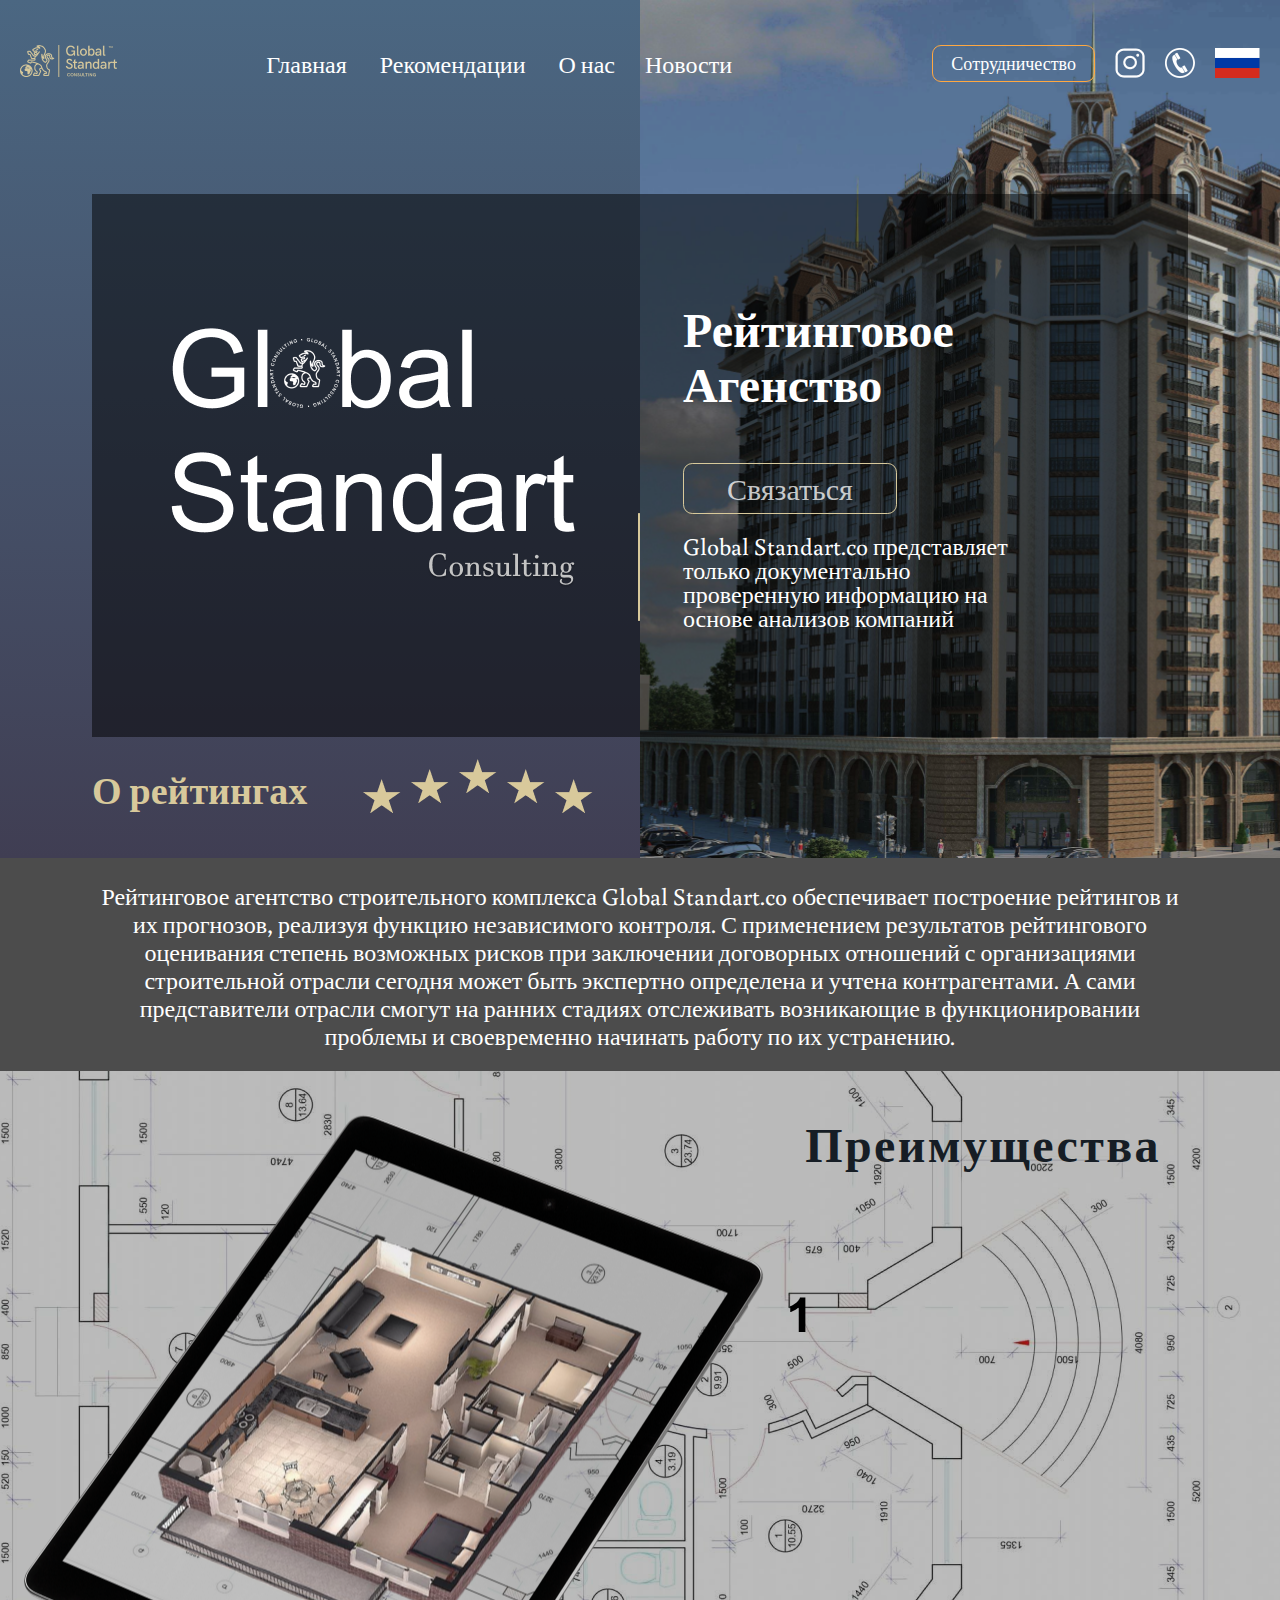
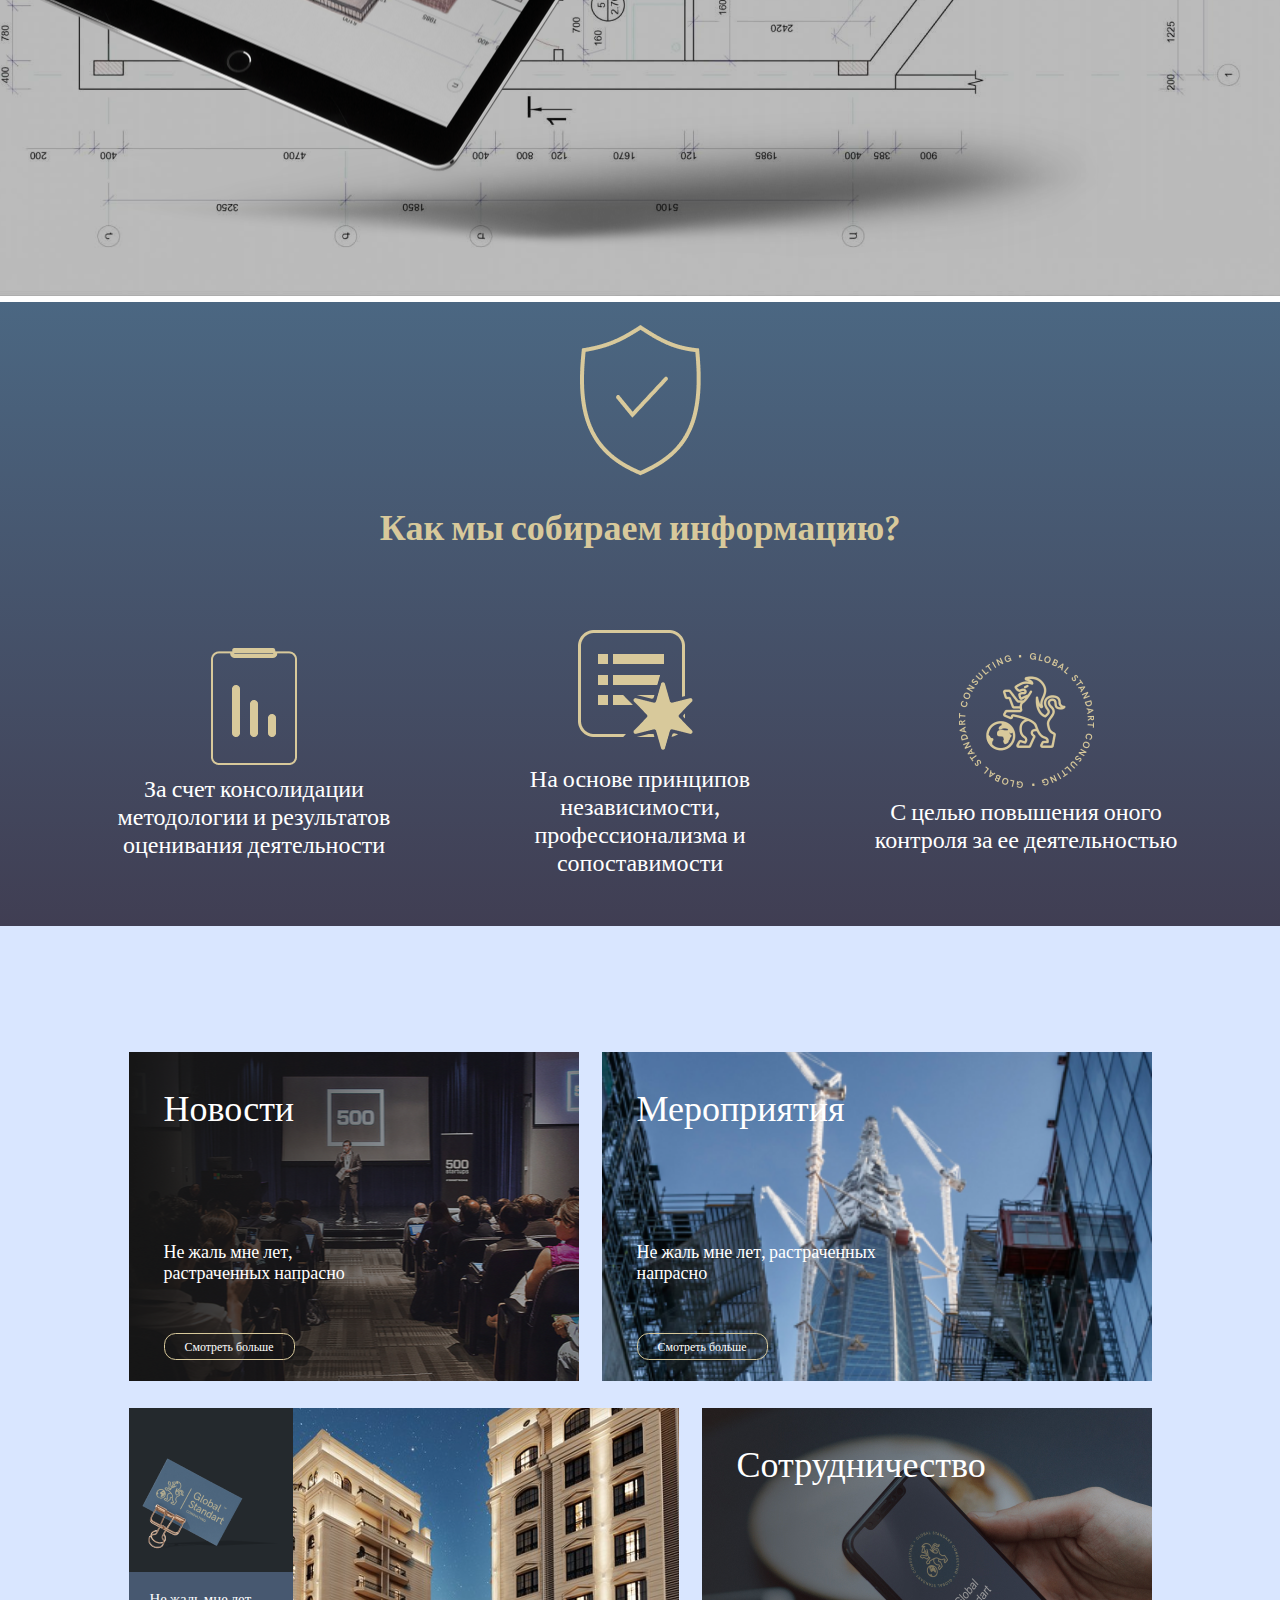
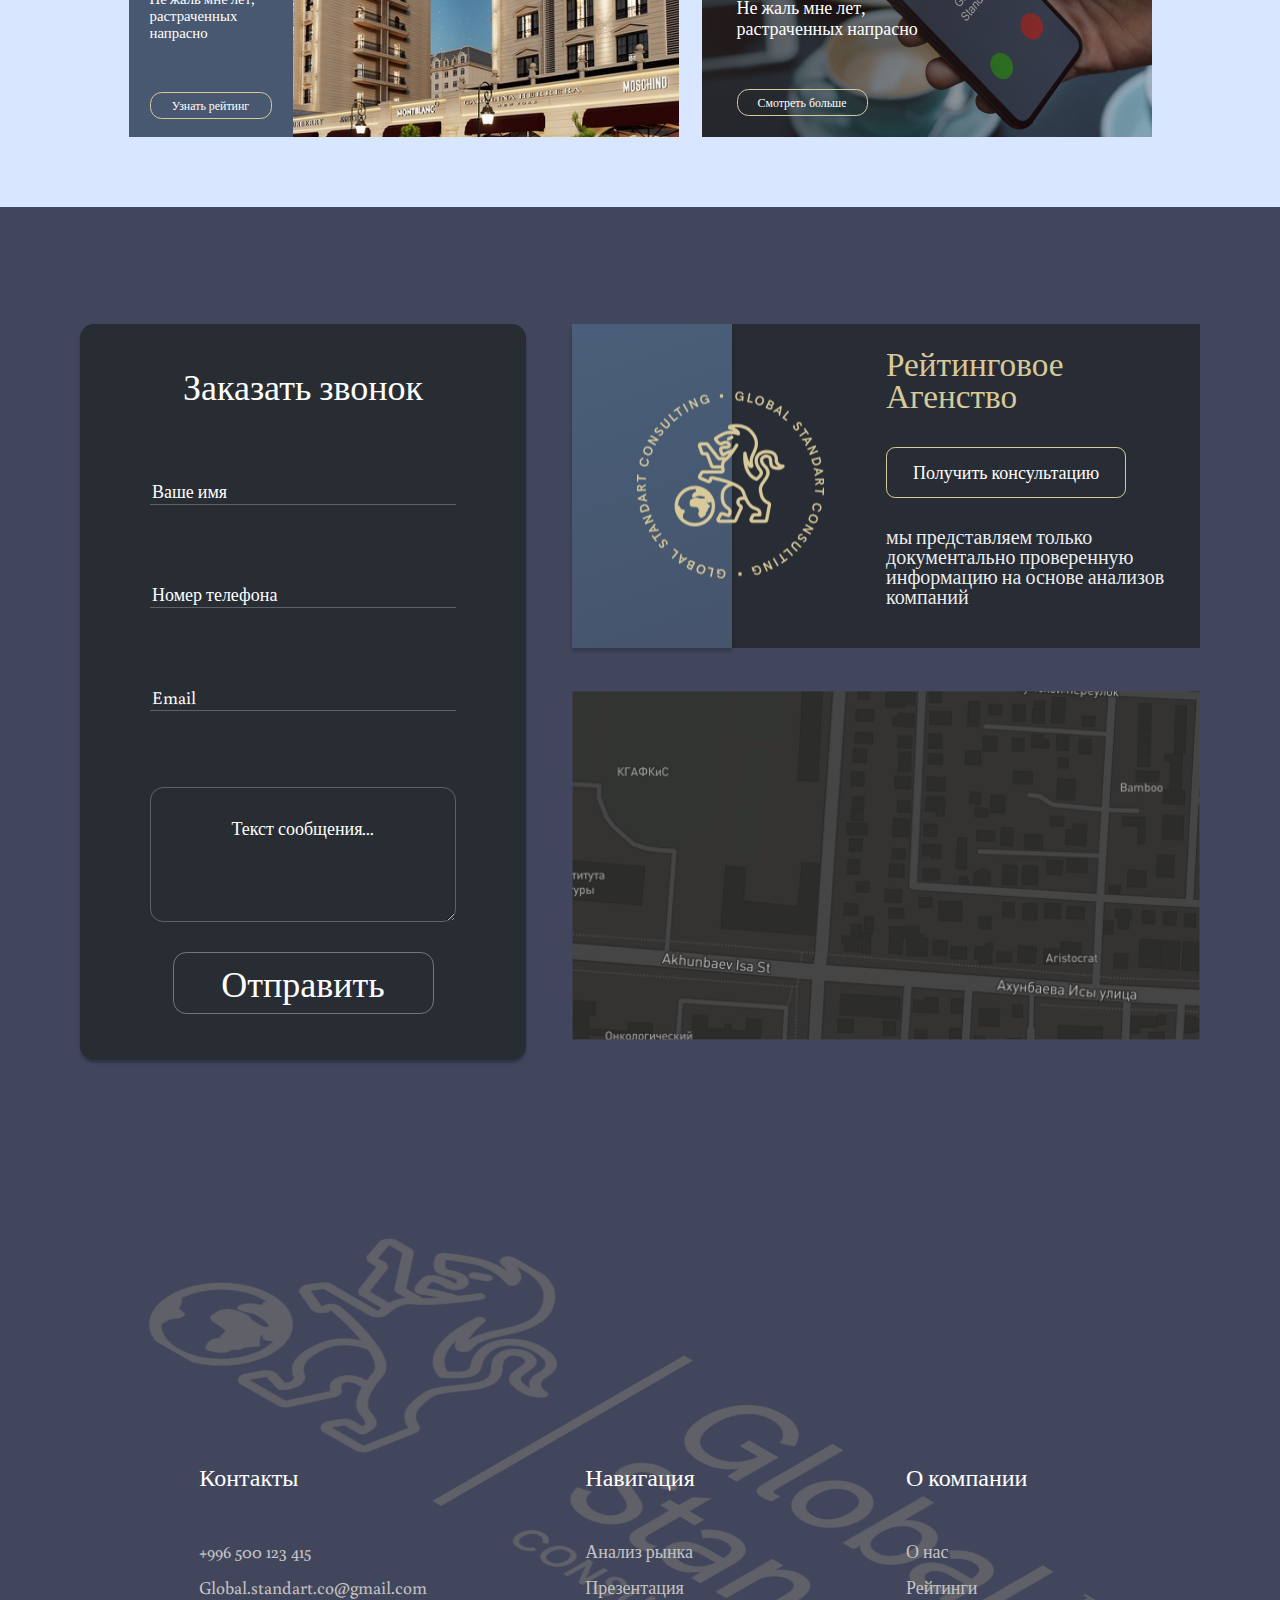
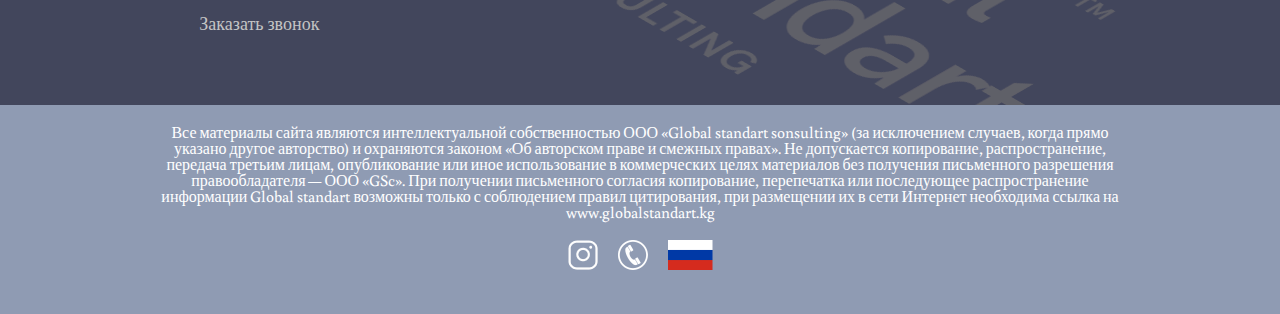
<file: html/index.html>
<!DOCTYPE html>
<html lang="en">
  <head>
    <meta charset="UTF-8" />
    <meta http-equiv="X-UA-Compatible" content="IE=edge" />
    <meta name="viewport" content="width=device-width, initial-scale=1.0" />
    <title>Document</title>

    <link rel="stylesheet" href="../css/reset.css" />
    <link rel="stylesheet" href="../css/index.css" />
    <link rel="stylesheet" href="../css/header.css" />
    <link rel="stylesheet" href="../css/footer.css" />
    <link rel="stylesheet" href="../css/copyright.css" />

    <link rel="preconnect" href="https://fonts.googleapis.com" />
    <link rel="preconnect" href="https://fonts.gstatic.com" crossorigin />
    <link
      href="https://fonts.googleapis.com/css2?family=Buenard:wght@400;700&display=swap"
      rel="stylesheet"
    />
  </head>
  <body>
    <main class="main">
      <section class="main__wrapper">
        <div class="main__left">
          <nav class="nav__left">
            <a href="" class="main__logo">
              <img src="../assets/logo2.png" alt="" />
            </a>

            <div class="main__links">
              <a href="" class="main__link">Главная</a>
              <a href="" class="main__link">Рекомендации</a>
              <a href="" class="main__link">О нас</a>
            </div>
          </nav>

          <div class="main__companyTitle">
            <div class="main__companyTitle-img">
              <img src="../assets/main__content.png" alt="" />
            </div>
          </div>

          <div class="main__rating">
            <span>О рейтингах</span>
            <div class="stars__gold">
              <img src="../assets/stars-gold.png" alt="" />
            </div>
          </div>
        </div>
        <div class="main__right">
          <nav class="nav__right">
            <a href="" class="main__link">Новости</a>
            <div class="nav__right-actions">
              <button class="header__registerBtn">Сотрудничество</button>
              <a href="" class="header__social">
                <img src="../assets/instagram.png" alt="" />
              </a>
              <a href="" class="header__social">
                <img src="../assets/phone.png" alt="" />
              </a>
              <a href="">
                <img
                  src="../assets/Flag-russia.png"
                  alt=""
                  class="header__lang"
                />
              </a>
            </div>
          </nav>

          <div class="main__companyInfo">
            <div class="main__companyInfo-wrapper">
              <div class="main__companyInfo-title">
                Рейтинговое <br />
                Агенство
              </div>
              <div>
                <button class="main__companyInfo-btn">Связаться</button>
              </div>
              <p class="main__companyInfo-subtext">
                Global Standart.co представляет только документально проверенную
                информацию на основе анализов компаний
              </p>
            </div>
          </div>
        </div>
      </section>

      <section class="main__mobile">
        <header class="header withNoLogo">
          <div class="hamburger-menu">
            <input id="menu__toggle" type="checkbox" />
            <label class="menu__btn" for="menu__toggle">
              <span></span>
            </label>

            <ul class="menu__box">
              <li><a class="menu__item" href="#">Главная</a></li>
              <li><a class="menu__item" href="#">Рекомендации</a></li>
              <li><a class="menu__item" href="#">О нас</a></li>
              <li><a class="menu__item" href="#">Новости</a></li>
            </ul>
          </div>

          <nav class="header__nav">
            <a href="" class="header__link">Главная</a>
            <a href="" class="header__link">Рекомендации</a>
            <a href="" class="header__link">О нас</a>
            <a href="" class="header__link">Новости</a>
          </nav>
          <div class="header__actions">
            <button class="header__registerBtn">Регистрация</button>
            <a href="" class="header__social">
              <img src="../assets/instagram.png" alt="" />
            </a>
            <a href="" class="header__social">
              <img src="../assets/phone.png" alt="" />
            </a>
            <a href="">
              <img
                src="../assets/Flag-russia.png"
                alt=""
                class="header__lang"
              />
            </a>
          </div>
        </header>

        <div class="main__mobile-wrapper">
          <div class="main__mobile-title">
            <div class="main__mobile-img">
              <img class="main" src="../assets/main__content.png" alt="" />
              <img class="logo" src="../assets/logo3.png" alt="" />
            </div>

            <div class="main__mobile-rating">
              <span>О рейтингах</span>
              <div class="stars__gold-mobile">
                <img src="../assets/stars-gold.png" alt="" />
              </div>
            </div>
          </div>

          <div class="main__mobile-info">
            <div class="main__mobile-infoTitle">Рейтинговое Агенство</div>
            <div>
              <button class="main__mobile-btn">Связаться</button>
            </div>
            <p class="main__mobile-subtext">
              Global Standart.co представляет только документально проверенную
              информацию на основе анализов компаний
            </p>
          </div>
        </div>
      </section>

      <section class="main__info">
        Рейтинговое агентство строительного комплекса Global Standart.co
        обеспечивает построение рейтингов и их прогнозов, реализуя функцию
        независимого контроля. С применением результатов рейтингового оценивания
        степень возможных рисков при заключении договорных отношений с
        организациями строительной отрасли сегодня может быть экспертно
        определена и учтена контрагентами. А сами представители отрасли смогут
        на ранних стадиях отслеживать возникающие в функционировании проблемы и
        своевременно начинать работу по их устранению.
      </section>

      <section class="advantages">
        <div class="advantages__img">
          <img src="../assets/iPad.png" alt="" />
        </div>
        <div class="advantages__title">Преимущества</div>
      </section>

      <section class="collect">
        <div class="collect__mainIcon">
          <img src="../assets/collect1.png" alt="" />
        </div>
        <div class="collect__title">Как мы собираем информацию?</div>

        <div class="collect__list">
          <div class="collect__item">
            <div class="collect__item-icon">
              <img src="../assets/collect2.png" alt="" />
            </div>
            <div class="collect__item-text">
              За счет консолидации методологии и результатов оценивания
              деятельности
            </div>
          </div>

          <div class="collect__item">
            <div class="collect__item-icon">
              <img src="../assets/collect3.png" alt="" />
            </div>
            <div class="collect__item-text">
              На основе принципов независимости, профессионализма и
              сопоставимости
            </div>
          </div>

          <div class="collect__item">
            <div class="collect__item-icon">
              <img src="../assets/collect4.png" alt="" />
            </div>
            <div class="collect__item-text">
              С целью повышения оного контроля за ее деятельностью
            </div>
          </div>
        </div>
      </section>

      <section class="gallery">
        <div class="gallery__row">
          <div class="gallery__card news">
            <div class="gallery__card-title">Новости</div>
            <div class="gallery__card-wrapper">
              <div class="gallery__card-text">
                Не жаль мне лет, растраченных напрасно
              </div>
              <button class="gallery__card-btn">Смотреть больше</button>
            </div>
          </div>

          <div class="gallery__card events">
            <div class="gallery__card-title">Мероприятия</div>
            <div class="gallery__card-wrapper">
              <div class="gallery__card-text">
                Не жаль мне лет, растраченных напрасно
              </div>
              <button class="gallery__card-btn">Смотреть больше</button>
            </div>
          </div>
        </div>

        <div class="gallery__row">
          <div class="gallery__rating">
            <div class="gallery__rating-content">
              <div class="gallery__rating-img">
                <img src="../assets/gallery2.png" alt="" />
              </div>
              <div class="gallery__rating-info">
                <div class="gallery__rating-description">
                  Не жаль мне лет, растраченных напрасно
                </div>

                <button class="gallery__card-btn">Узнать рейтинг</button>
              </div>
            </div>

            <div class="gallery__rating-imgContent"></div>
          </div>

          <div class="gallery__card collaboration">
            <div class="gallery__card-title">Сотрудничество</div>
            <div class="gallery__card-wrapper">
              <div class="gallery__card-text">
                Не жаль мне лет, растраченных напрасно
              </div>
              <button class="gallery__card-btn">Смотреть больше</button>
            </div>
          </div>
        </div>
      </section>

      <section class="feedback">
        <div class="feedback__left">
          <form action="">
            <div class="feedback__title">Заказать звонок</div>
            <div class="feedback__input">
              <input type="text" placeholder="Ваше имя" />
            </div>

            <div class="feedback__input">
              <input type="tel" placeholder="Номер телефона" />
            </div>

            <div class="feedback__input">
              <input type="email" placeholder="Email" />
            </div>

            <textarea placeholder="Текст сообщения..."></textarea>

            <button class="feedback__submit">Отправить</button>
          </form>
        </div>

        <div class="feedback__right">
          <div class="feedback__consultation">
            <div class="feedback__consultation-left"></div>
            <div class="feedback__consultation-right">
              <div class="feedback__consultation-title">
                Рейтинговое <br />
                Агенство
              </div>

              <button class="feedback__consultation-btn">
                Получить консультацию
              </button>

              <div class="feedback__consultation-text">
                мы представляем только документально проверенную информацию на
                основе анализов компаний
              </div>
            </div>
            <div class="feedback__consultation-logo">
              <img src="../assets/logo4.png" alt="" />
            </div>
          </div>

          <div class="feedback__map">
            <img src="../assets/map.png" alt="" />
          </div>
        </div>
      </section>

      <footer class="footer">
        <div class="footer__list">
          <div class="footer__col">
            <div class="footer__title">Контакты</div>
            <div class="footer__num">+996 500 123 415</div>
            <button class="footer__mail">Global.standart.co@gmail.com</button>
            <button class="footer__btn">Заказать звонок</button>
          </div>

          <div class="footer__col">
            <div class="footer__title">Навигация</div>
            <button class="footer__btn">Анализ рынка</button>
            <button class="footer__btn">Презентация</button>
          </div>

          <div class="footer__col">
            <div class="footer__title">О компании</div>
            <button class="footer__btn">О нас</button>
            <button class="footer__btn">Рейтинги</button>
          </div>
        </div>
      </footer>

      <section class="copyright">
        <div class="copyright__text">
          Все материалы сайта являются интеллектуальной собственностью ООО
          «Global standart sonsulting» (за исключением случаев, когда прямо
          указано другое авторство) и охраняются законом «Об авторском праве и
          смежных правах». Не допускается копирование, распространение, передача
          третьим лицам, опубликование или иное использование в коммерческих
          целях материалов без получения письменного разрешения правообладателя
          — ООО «GSc». При получении письменного согласия копирование,
          перепечатка или последующее распространение информации Global standart
          возможны только с соблюдением правил цитирования, при размещении их в
          сети Интернет необходима ссылка на www.globalstandart.kg
        </div>

        <div class="copyright__socials">
          <a href="" class="header__social">
            <img src="../assets/instagram.png" alt="" />
          </a>
          <a href="" class="header__social">
            <img src="../assets/phone.png" alt="" />
          </a>
          <a href="">
            <img src="../assets/Flag-russia.png" alt="" class="header__lang" />
          </a>
        </div>
      </section>
    </main>
  </body>
</html>
</file>
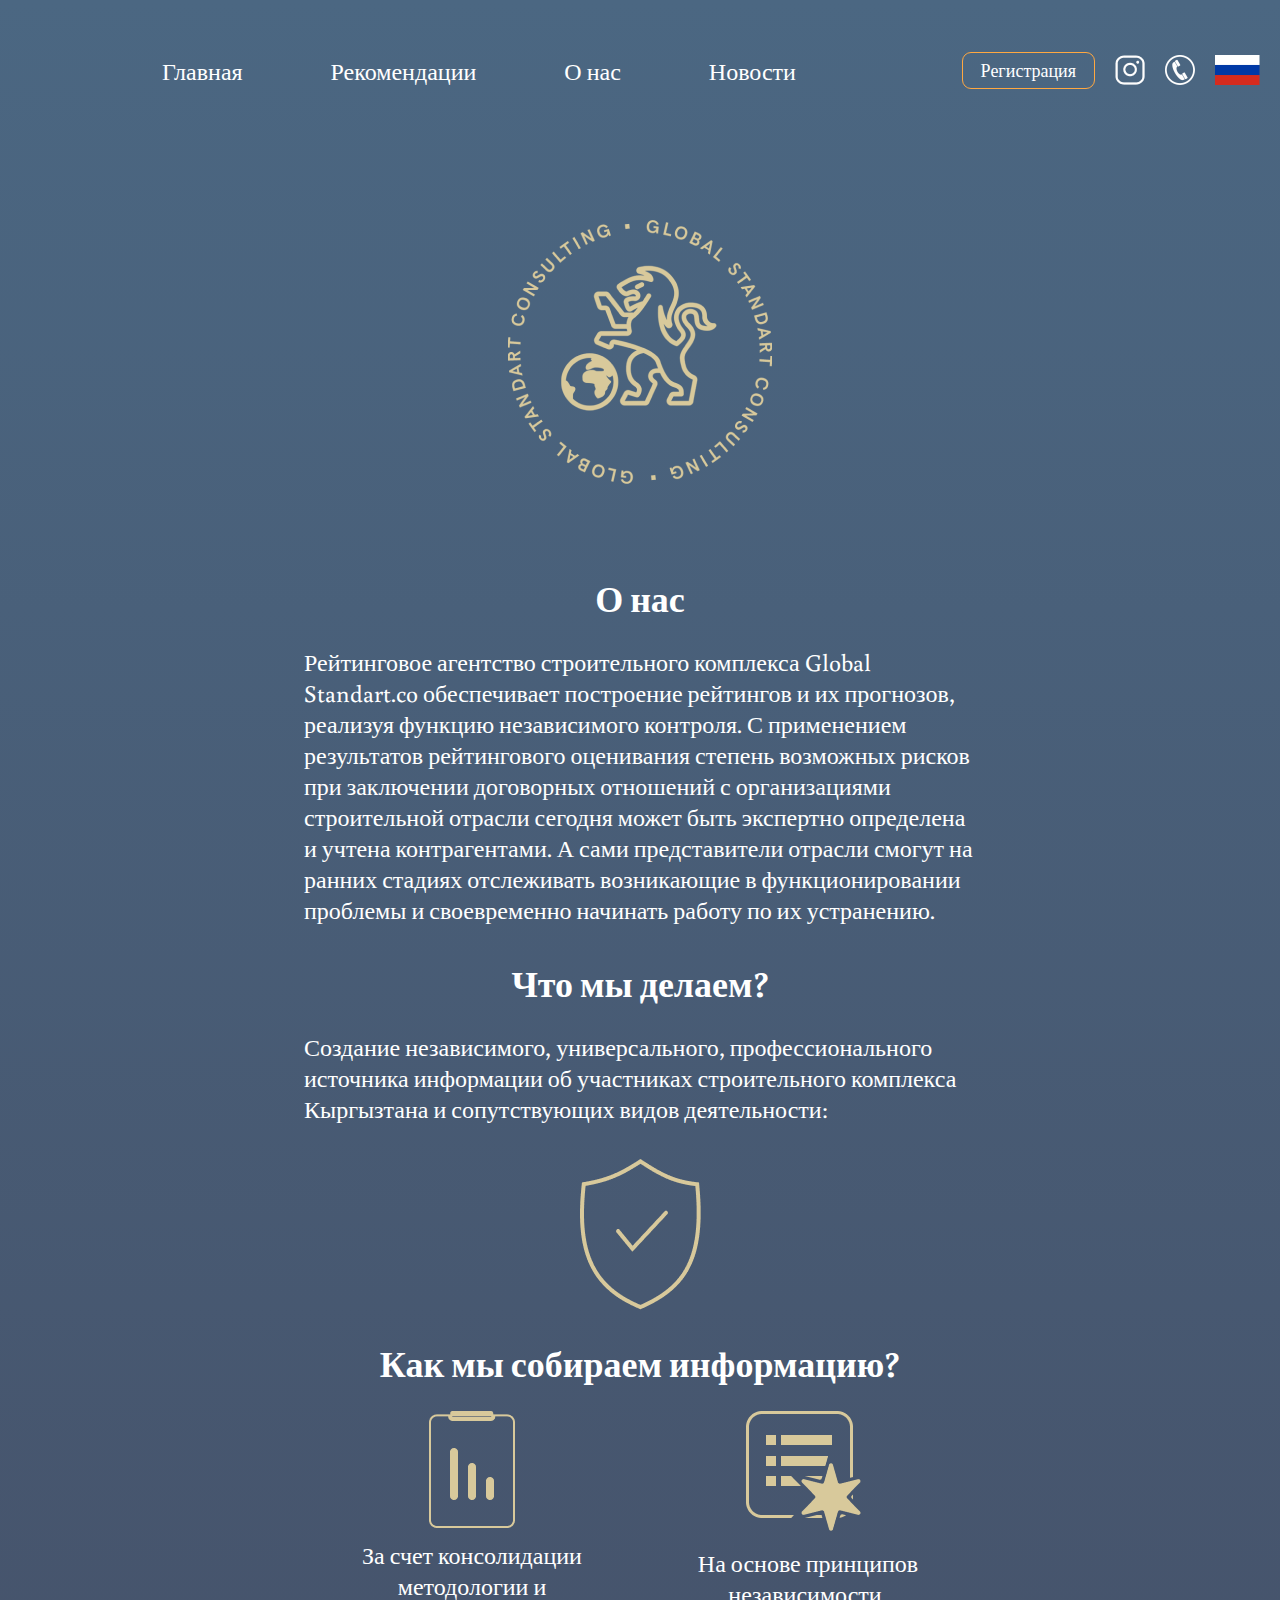
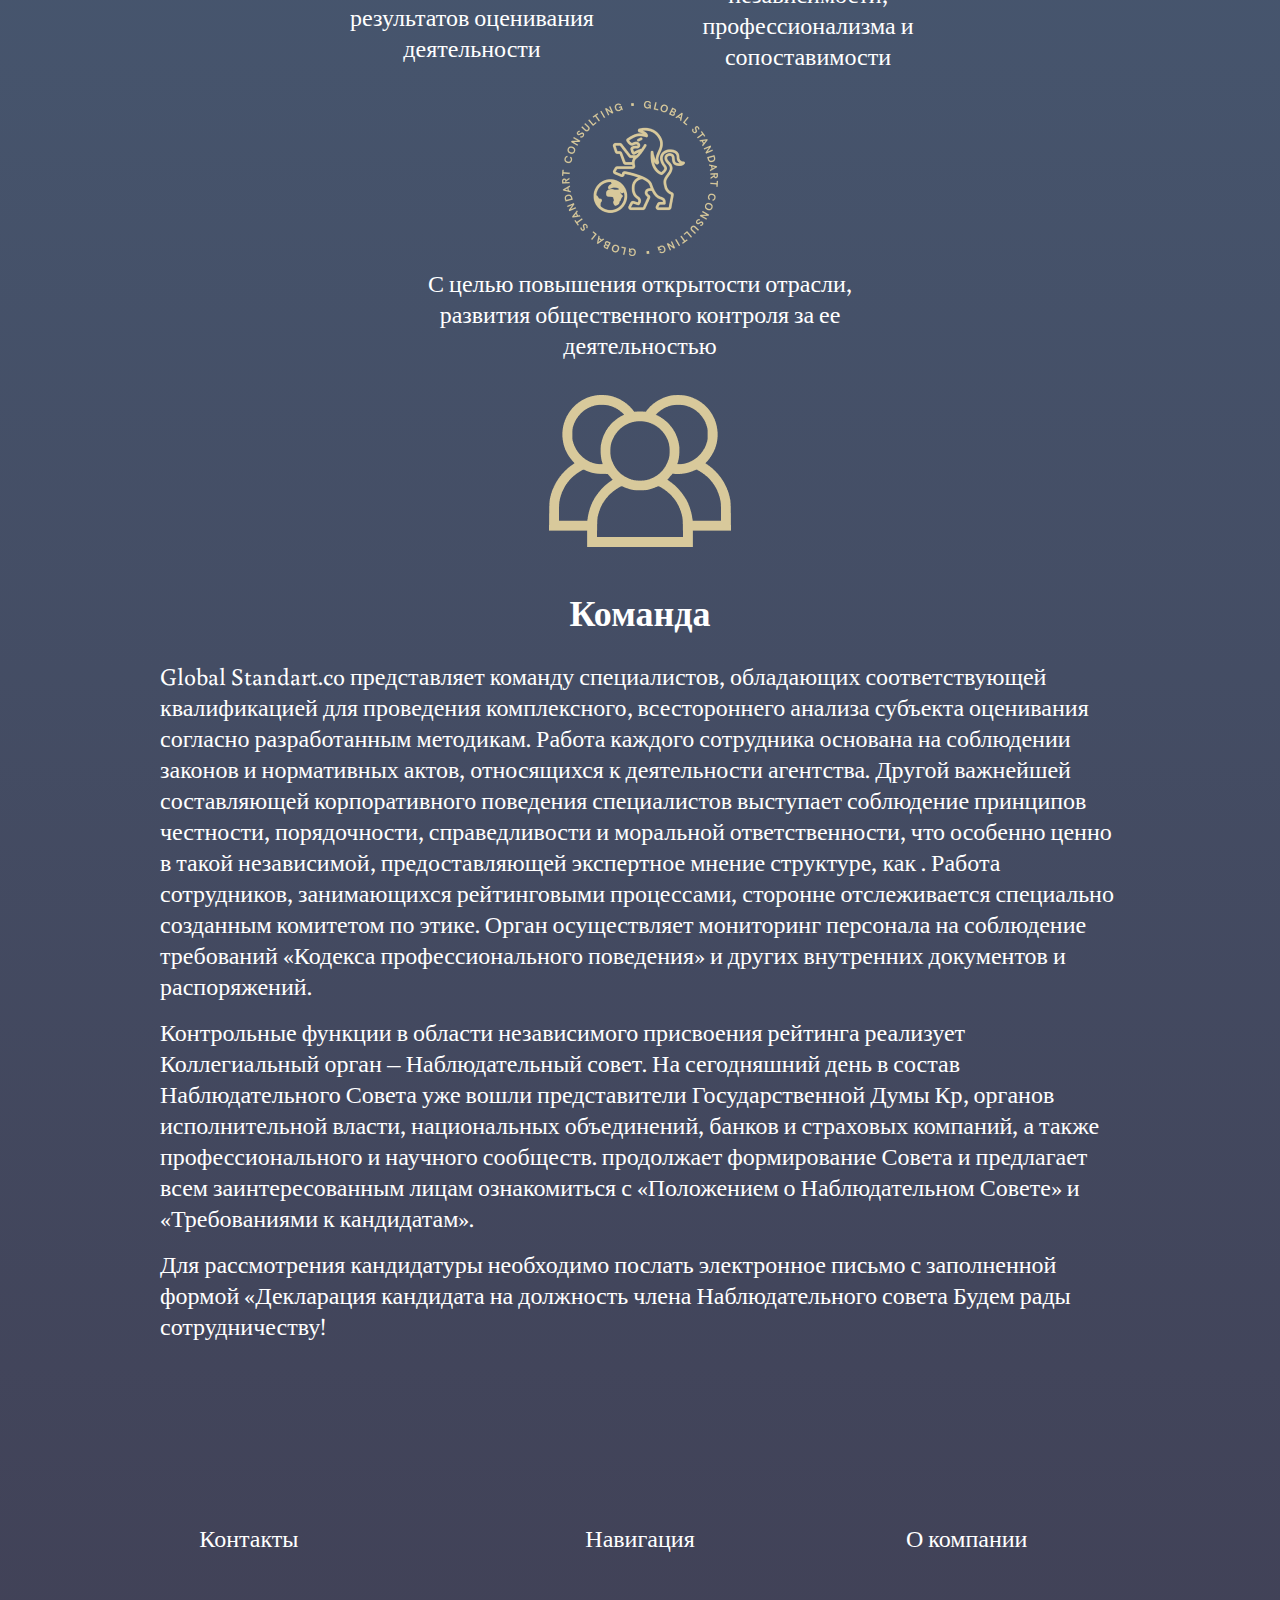
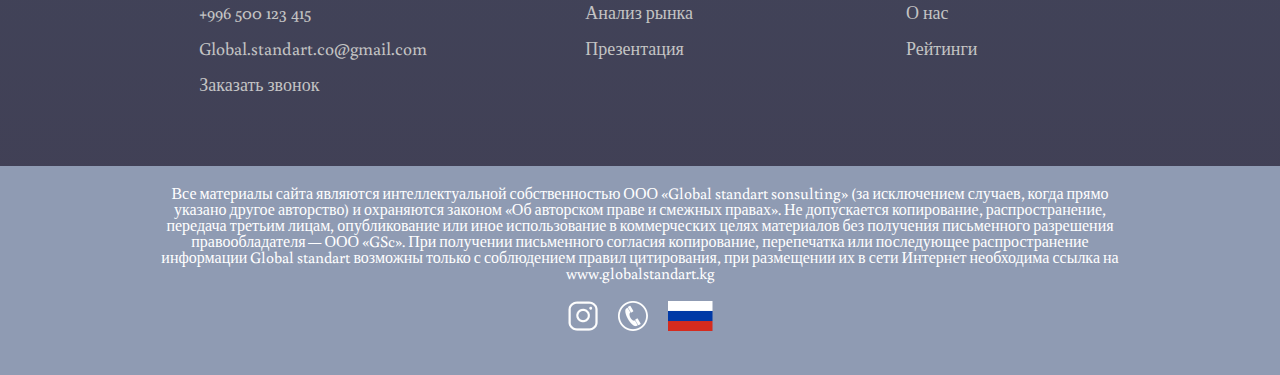
<file: html/about.html>
<!DOCTYPE html>
<html lang="en">
  <head>
    <meta charset="UTF-8" />
    <meta http-equiv="X-UA-Compatible" content="IE=edge" />
    <meta name="viewport" content="width=device-width, initial-scale=1.0" />
    <title>Document</title>

    <link rel="stylesheet" href="../css/reset.css" />
    <link rel="stylesheet" href="../css/header.css" />
    <link rel="stylesheet" href="../css/footer.css" />
    <link rel="stylesheet" href="../css/copyright.css" />
    <link rel="stylesheet" href="../css/about.css" />

    <link rel="preconnect" href="https://fonts.googleapis.com" />
    <link rel="preconnect" href="https://fonts.gstatic.com" crossorigin />
    <link
      href="https://fonts.googleapis.com/css2?family=Buenard:wght@400;700&display=swap"
      rel="stylesheet"
    />
  </head>
  <body>
    <main class="about">
      <header class="header withNoLogo">
        <div class="hamburger-menu">
          <input id="menu__toggle" type="checkbox" />
          <label class="menu__btn" for="menu__toggle">
            <span></span>
          </label>

          <ul class="menu__box">
            <li><a class="menu__item" href="#">Главная</a></li>
            <li><a class="menu__item" href="#">Рекомендации</a></li>
            <li><a class="menu__item" href="#">О нас</a></li>
            <li><a class="menu__item" href="#">Новости</a></li>
          </ul>
        </div>

        <nav class="header__nav">
          <a href="" class="header__link">Главная</a>
          <a href="" class="header__link">Рекомендации</a>
          <a href="" class="header__link">О нас</a>
          <a href="" class="header__link">Новости</a>
        </nav>
        <div class="header__actions">
          <button class="header__registerBtn">Регистрация</button>
          <a href="" class="header__social">
            <img src="../assets/instagram.png" alt="" />
          </a>
          <a href="" class="header__social">
            <img src="../assets/phone.png" alt="" />
          </a>
          <a href="">
            <img src="../assets/Flag-russia.png" alt="" class="header__lang" />
          </a>
        </div>
      </header>

      <div class="about__logo">
        <img src="../assets/about/about-logo.png" alt="" />
      </div>

      <div class="about__wrapper">
        <h4 class="about__title">О нас</h4>
        <p>
          Рейтинговое агентство строительного комплекса Global Standart.co
          обеспечивает построение рейтингов и их прогнозов, реализуя функцию
          независимого контроля. С применением результатов рейтингового
          оценивания степень возможных рисков при заключении договорных
          отношений с организациями строительной отрасли сегодня может быть
          экспертно определена и учтена контрагентами. А сами представители
          отрасли смогут на ранних стадиях отслеживать возникающие в
          функционировании проблемы и своевременно начинать работу по их
          устранению.
        </p>
      </div>

      <div class="about__wrapper">
        <h4 class="about__title">Что мы делаем?</h4>
        <p>
          Создание независимого, универсального, профессионального источника
          информации об участниках строительного комплекса Кыргызтана и
          сопутствующих видов деятельности:
        </p>
      </div>

      <div class="about__wrapper">
        <div class="about__guardImg">
          <img src="../assets/collect1.png" alt="" />
        </div>

        <h4 class="about__title">Как мы собираем информацию?</h4>

        <div class="about__list">
          <div class="about__info">
            <div class="about__info-icon">
              <img src="../assets/collect2.png" alt="" />
            </div>

            <div class="about__info-text">
              За счет консолидации методологии и результатов оценивания
              деятельности
            </div>
          </div>

          <div class="about__info">
            <div class="about__info-icon">
              <img src="../assets/collect3.png" alt="" />
            </div>

            <div class="about__info-text">
              На основе принципов независимости, профессионализма и
              сопоставимости
            </div>
          </div>
        </div>

        <div class="about__info">
          <div class="about__info-icon">
            <img src="../assets/about/about-logo2.png" alt="" />
          </div>

          <div class="about__info-text w50">
            С целью повышения открытости отрасли, развития общественного
            контроля за ее деятельностью
          </div>
        </div>
      </div>

      <div class="about__wrapper">
        <div class="about__team-img">
          <img src="../assets/about/about-people.png" alt="" />
        </div>

        <h4 class="about__title">Команда</h4>

        <p class="about__text">
          Global Standart.co представляет команду специалистов, обладающих
          соответствующей квалификацией для проведения комплексного,
          всестороннего анализа субъекта оценивания согласно разработанным
          методикам. Работа каждого сотрудника основана на соблюдении законов и
          нормативных актов, относящихся к деятельности агентства. Другой
          важнейшей составляющей корпоративного поведения специалистов выступает
          соблюдение принципов честности, порядочности, справедливости и
          моральной ответственности, что особенно ценно в такой независимой,
          предоставляющей экспертное мнение структуре, как . Работа сотрудников,
          занимающихся рейтинговыми процессами, сторонне отслеживается
          специально созданным комитетом по этике. Орган осуществляет мониторинг
          персонала на соблюдение требований «Кодекса профессионального
          поведения» и других внутренних документов и распоряжений.
        </p>

        <p class="about__text">
          Контрольные функции в области независимого присвоения рейтинга
          реализует Коллегиальный орган – Наблюдательный совет. На сегодняшний
          день в состав Наблюдательного Совета уже вошли представители
          Государственной Думы Кр, органов исполнительной власти, национальных
          объединений, банков и страховых компаний, а также профессионального и
          научного сообществ. продолжает формирование Совета и предлагает всем
          заинтересованным лицам ознакомиться с «Положением о Наблюдательном
          Совете» и «Требованиями к кандидатам».
        </p>

        <p class="about__text">
          Для рассмотрения кандидатуры необходимо послать электронное письмо с
          заполненной формой «Декларация кандидата на должность члена
          Наблюдательного совета Будем рады сотрудничеству!
        </p>
      </div>

      <footer class="footer withNoBg">
        <div class="footer__list">
          <div class="footer__col">
            <div class="footer__title">Контакты</div>
            <div class="footer__num">+996 500 123 415</div>
            <button class="footer__mail">Global.standart.co@gmail.com</button>
            <button class="footer__btn">Заказать звонок</button>
          </div>

          <div class="footer__col">
            <div class="footer__title">Навигация</div>
            <button class="footer__btn">Анализ рынка</button>
            <button class="footer__btn">Презентация</button>
          </div>

          <div class="footer__col">
            <div class="footer__title">О компании</div>
            <button class="footer__btn">О нас</button>
            <button class="footer__btn">Рейтинги</button>
          </div>
        </div>
      </footer>

      <section class="copyright">
        <div class="copyright__text">
          Все материалы сайта являются интеллектуальной собственностью ООО
          «Global standart sonsulting» (за исключением случаев, когда прямо
          указано другое авторство) и охраняются законом «Об авторском праве и
          смежных правах». Не допускается копирование, распространение, передача
          третьим лицам, опубликование или иное использование в коммерческих
          целях материалов без получения письменного разрешения правообладателя
          — ООО «GSc». При получении письменного согласия копирование,
          перепечатка или последующее распространение информации Global standart
          возможны только с соблюдением правил цитирования, при размещении их в
          сети Интернет необходима ссылка на www.globalstandart.kg
        </div>

        <div class="copyright__socials">
          <a href="" class="header__social">
            <img src="../assets/instagram.png" alt="" />
          </a>
          <a href="" class="header__social">
            <img src="../assets/phone.png" alt="" />
          </a>
          <a href="">
            <img src="../assets/Flag-russia.png" alt="" class="header__lang" />
          </a>
        </div>
      </section>
    </main>
  </body>
</html>
</file>
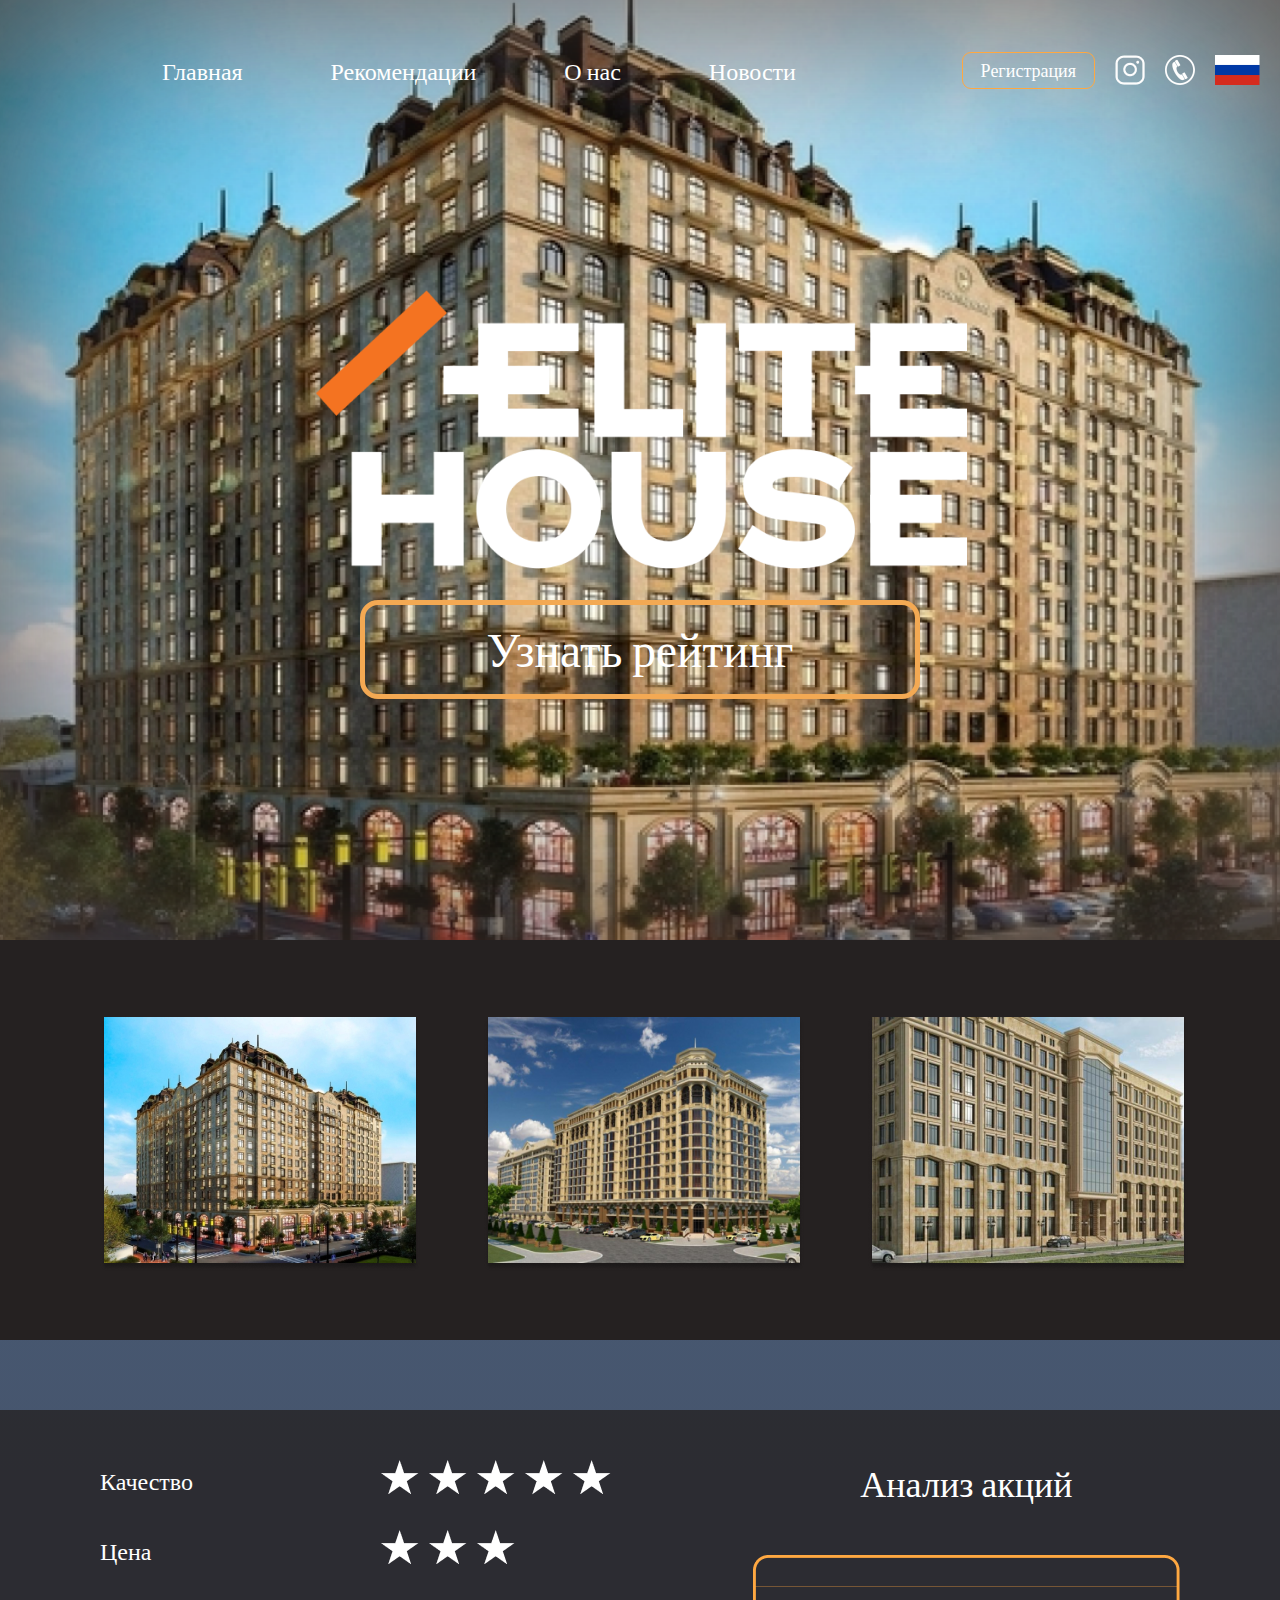
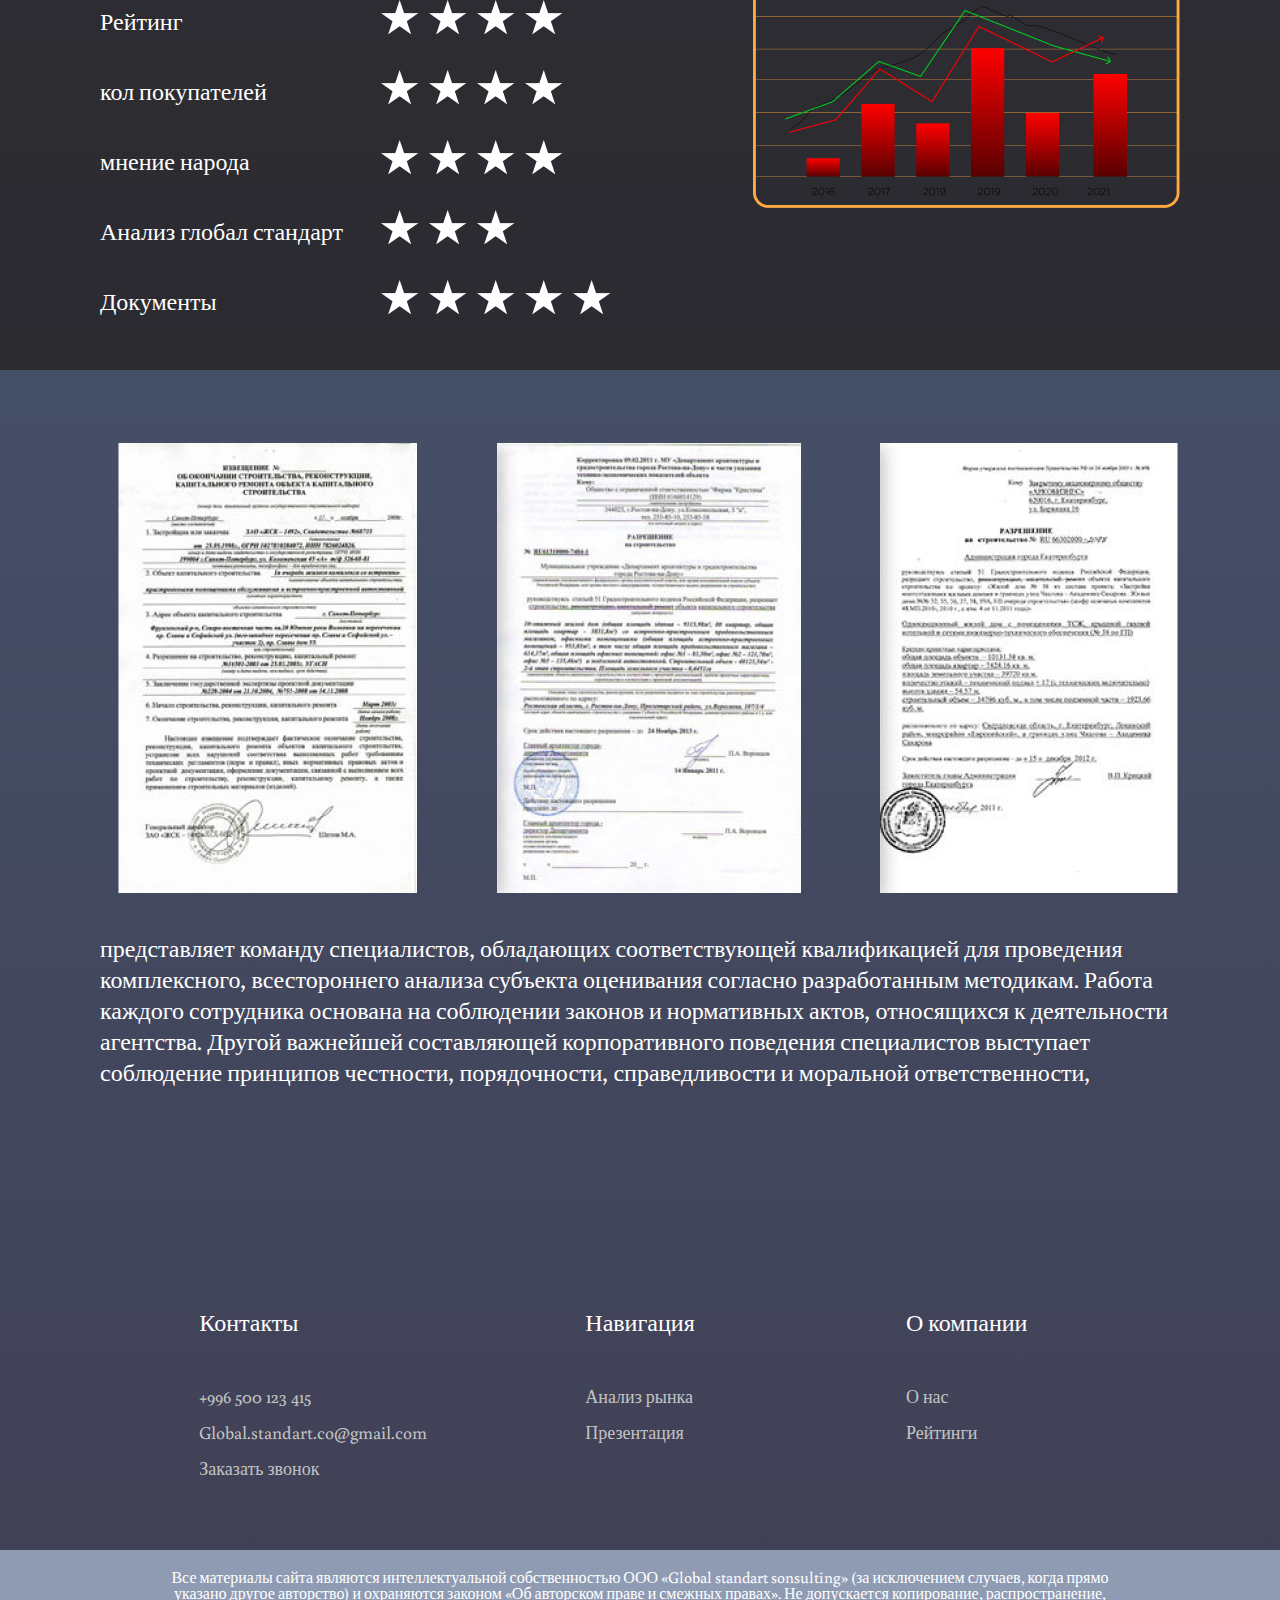
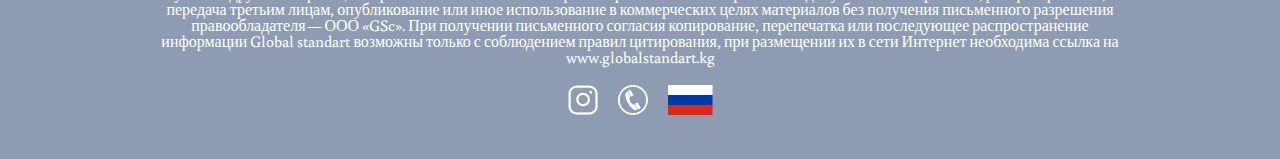
<file: html/product-detail.html>
<!DOCTYPE html>
<html lang="en">
  <head>
    <meta charset="UTF-8" />
    <meta http-equiv="X-UA-Compatible" content="IE=edge" />
    <meta name="viewport" content="width=device-width, initial-scale=1.0" />
    <title>Document</title>

    <link rel="stylesheet" href="../css/reset.css" />
    <link rel="stylesheet" href="../css/header.css" />
    <link rel="stylesheet" href="../css/footer.css" />
    <link rel="stylesheet" href="../css/copyright.css" />
    <link rel="stylesheet" href="../css/product-detail.css" />

    <link rel="preconnect" href="https://fonts.googleapis.com" />
    <link rel="preconnect" href="https://fonts.gstatic.com" crossorigin />
    <link
      href="https://fonts.googleapis.com/css2?family=Buenard&display=swap"
      rel="stylesheet"
    />
  </head>
  <body>
    <main class="detail">
      <section class="detail__main">
        <header class="header withNoLogo">
          <div class="hamburger-menu">
            <input id="menu__toggle" type="checkbox" />
            <label class="menu__btn" for="menu__toggle">
              <span></span>
            </label>

            <ul class="menu__box">
              <li><a class="menu__item" href="#">Главная</a></li>
              <li><a class="menu__item" href="#">Рекомендации</a></li>
              <li><a class="menu__item" href="#">О нас</a></li>
              <li><a class="menu__item" href="#">Новости</a></li>
            </ul>
          </div>

          <nav class="header__nav">
            <a href="" class="header__link">Главная</a>
            <a href="" class="header__link">Рекомендации</a>
            <a href="" class="header__link">О нас</a>
            <a href="" class="header__link">Новости</a>
          </nav>
          <div class="header__actions">
            <button class="header__registerBtn">Регистрация</button>
            <a href="" class="header__social">
              <img src="../assets/instagram.png" alt="" />
            </a>
            <a href="" class="header__social">
              <img src="../assets/phone.png" alt="" />
            </a>
            <a href="">
              <img
                src="../assets/Flag-russia.png"
                alt=""
                class="header__lang"
              />
            </a>
          </div>
        </header>

        <div class="detail__content">
          <div class="detail__content-img">
            <img src="../assets/elite-house2.png" alt="" />
          </div>
          <div class="detail__content-btn">
            <button>Узнать рейтинг</button>
          </div>
        </div>
      </section>

      <section class="detail__list">
        <div class="detail__item">
          <img src="../assets/detail2.png" alt="" />
        </div>

        <div class="detail__item">
          <img src="../assets/detail3.png" alt="" />
        </div>

        <div class="detail__item">
          <img src="../assets/detail4.png" alt="" />
        </div>
      </section>

      <section class="detail__analyze">
        <div class="detail__analyze-left">
          <div class="detail__analyze-row">
            <div class="detail__analyze-label">Качество</div>
            <div class="detail__analyze-value">
              <img src="../assets/stars-five.png" alt="" />
            </div>
          </div>

          <div class="detail__analyze-row">
            <div class="detail__analyze-label">Цена</div>
            <div class="detail__analyze-value">
              <img src="../assets/stars-three.png" alt="" />
            </div>
          </div>

          <div class="detail__analyze-row">
            <div class="detail__analyze-label">Рейтинг</div>
            <div class="detail__analyze-value">
              <img src="../assets/stars-four.png" alt="" />
            </div>
          </div>

          <div class="detail__analyze-row">
            <div class="detail__analyze-label">кол покупателей</div>
            <div class="detail__analyze-value">
              <img src="../assets/stars-four.png" alt="" />
            </div>
          </div>

          <div class="detail__analyze-row">
            <div class="detail__analyze-label">мнение народа</div>
            <div class="detail__analyze-value">
              <img src="../assets/stars-four.png" alt="" />
            </div>
          </div>

          <div class="detail__analyze-row">
            <div class="detail__analyze-label">Анализ глобал стандарт</div>
            <div class="detail__analyze-value">
              <img src="../assets/stars-three.png" alt="" />
            </div>
          </div>

          <div class="detail__analyze-row">
            <div class="detail__analyze-label">Документы</div>
            <div class="detail__analyze-value">
              <img src="../assets/stars-five.png" alt="" />
            </div>
          </div>
        </div>

        <div class="detail__analyze-right">
          <div class="detail__analyze-title">Анализ акций</div>

          <div class="detail__analyze-graph">
            <img src="../assets/analyze.png" alt="" />
          </div>
        </div>
      </section>

      <section class="documents">
        <div class="documents__list">
          <div class="documents__item">
            <img src="../assets/doc1.png" alt="" />
          </div>

          <div class="documents__item">
            <img src="../assets/doc2.png" alt="" />
          </div>

          <div class="documents__item">
            <img src="../assets/doc3.png" alt="" />
          </div>
        </div>

        <p class="documents__text">
          представляет команду специалистов, обладающих соответствующей
          квалификацией для проведения комплексного, всестороннего анализа
          субъекта оценивания согласно разработанным методикам. Работа каждого
          сотрудника основана на соблюдении законов и нормативных актов,
          относящихся к деятельности агентства. Другой важнейшей составляющей
          корпоративного поведения специалистов выступает соблюдение принципов
          честности, порядочности, справедливости и моральной ответственности,
        </p>
      </section>

      <footer class="footer withNoBg">
        <div class="footer__list">
          <div class="footer__col">
            <div class="footer__title">Контакты</div>
            <div class="footer__num">+996 500 123 415</div>
            <button class="footer__mail">Global.standart.co@gmail.com</button>
            <button class="footer__btn">Заказать звонок</button>
          </div>

          <div class="footer__col">
            <div class="footer__title">Навигация</div>
            <button class="footer__btn">Анализ рынка</button>
            <button class="footer__btn">Презентация</button>
          </div>

          <div class="footer__col">
            <div class="footer__title">О компании</div>
            <button class="footer__btn">О нас</button>
            <button class="footer__btn">Рейтинги</button>
          </div>
        </div>
      </footer>

      <section class="copyright">
        <div class="copyright__text">
          Все материалы сайта являются интеллектуальной собственностью ООО
          «Global standart sonsulting» (за исключением случаев, когда прямо
          указано другое авторство) и охраняются законом «Об авторском праве и
          смежных правах». Не допускается копирование, распространение, передача
          третьим лицам, опубликование или иное использование в коммерческих
          целях материалов без получения письменного разрешения правообладателя
          — ООО «GSc». При получении письменного согласия копирование,
          перепечатка или последующее распространение информации Global standart
          возможны только с соблюдением правил цитирования, при размещении их в
          сети Интернет необходима ссылка на www.globalstandart.kg
        </div>

        <div class="copyright__socials">
          <a href="" class="header__social">
            <img src="../assets/instagram.png" alt="" />
          </a>
          <a href="" class="header__social">
            <img src="../assets/phone.png" alt="" />
          </a>
          <a href="">
            <img src="../assets/Flag-russia.png" alt="" class="header__lang" />
          </a>
        </div>
      </section>
    </main>
  </body>
</html>
</file>
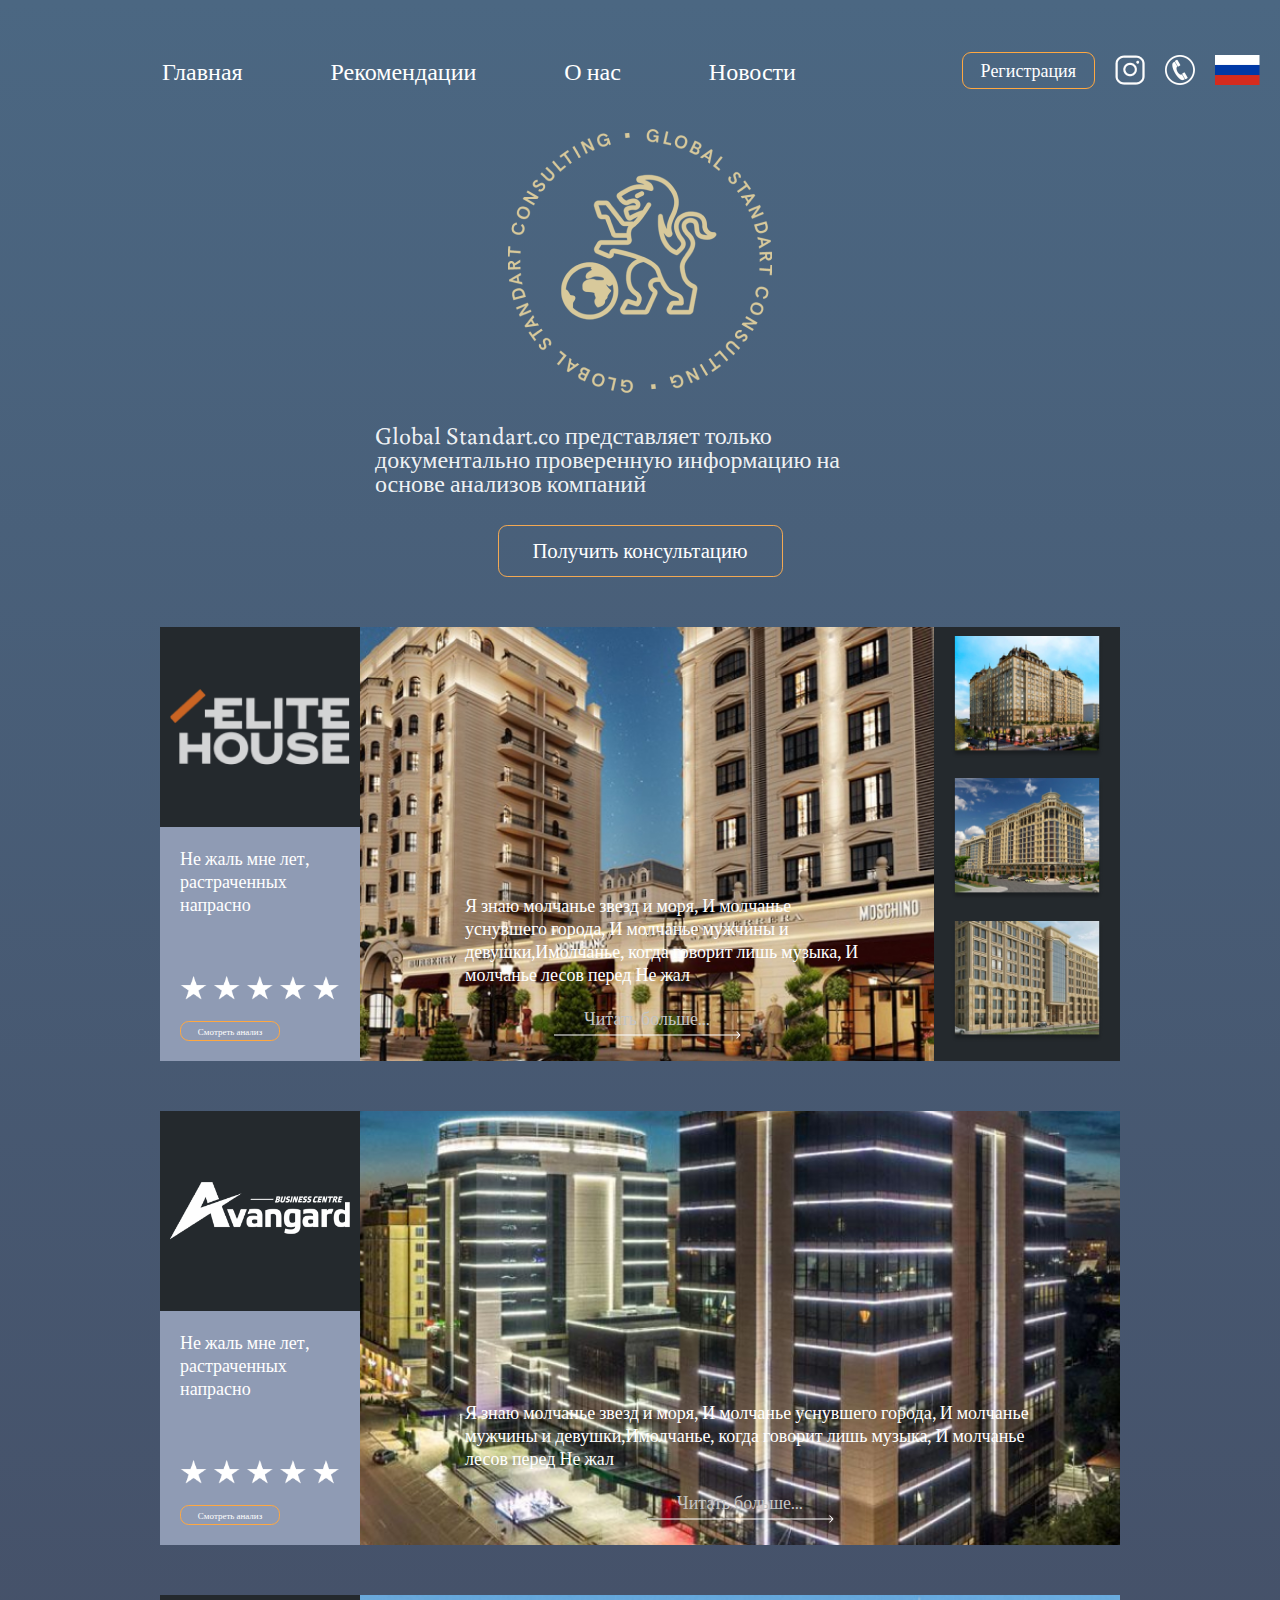
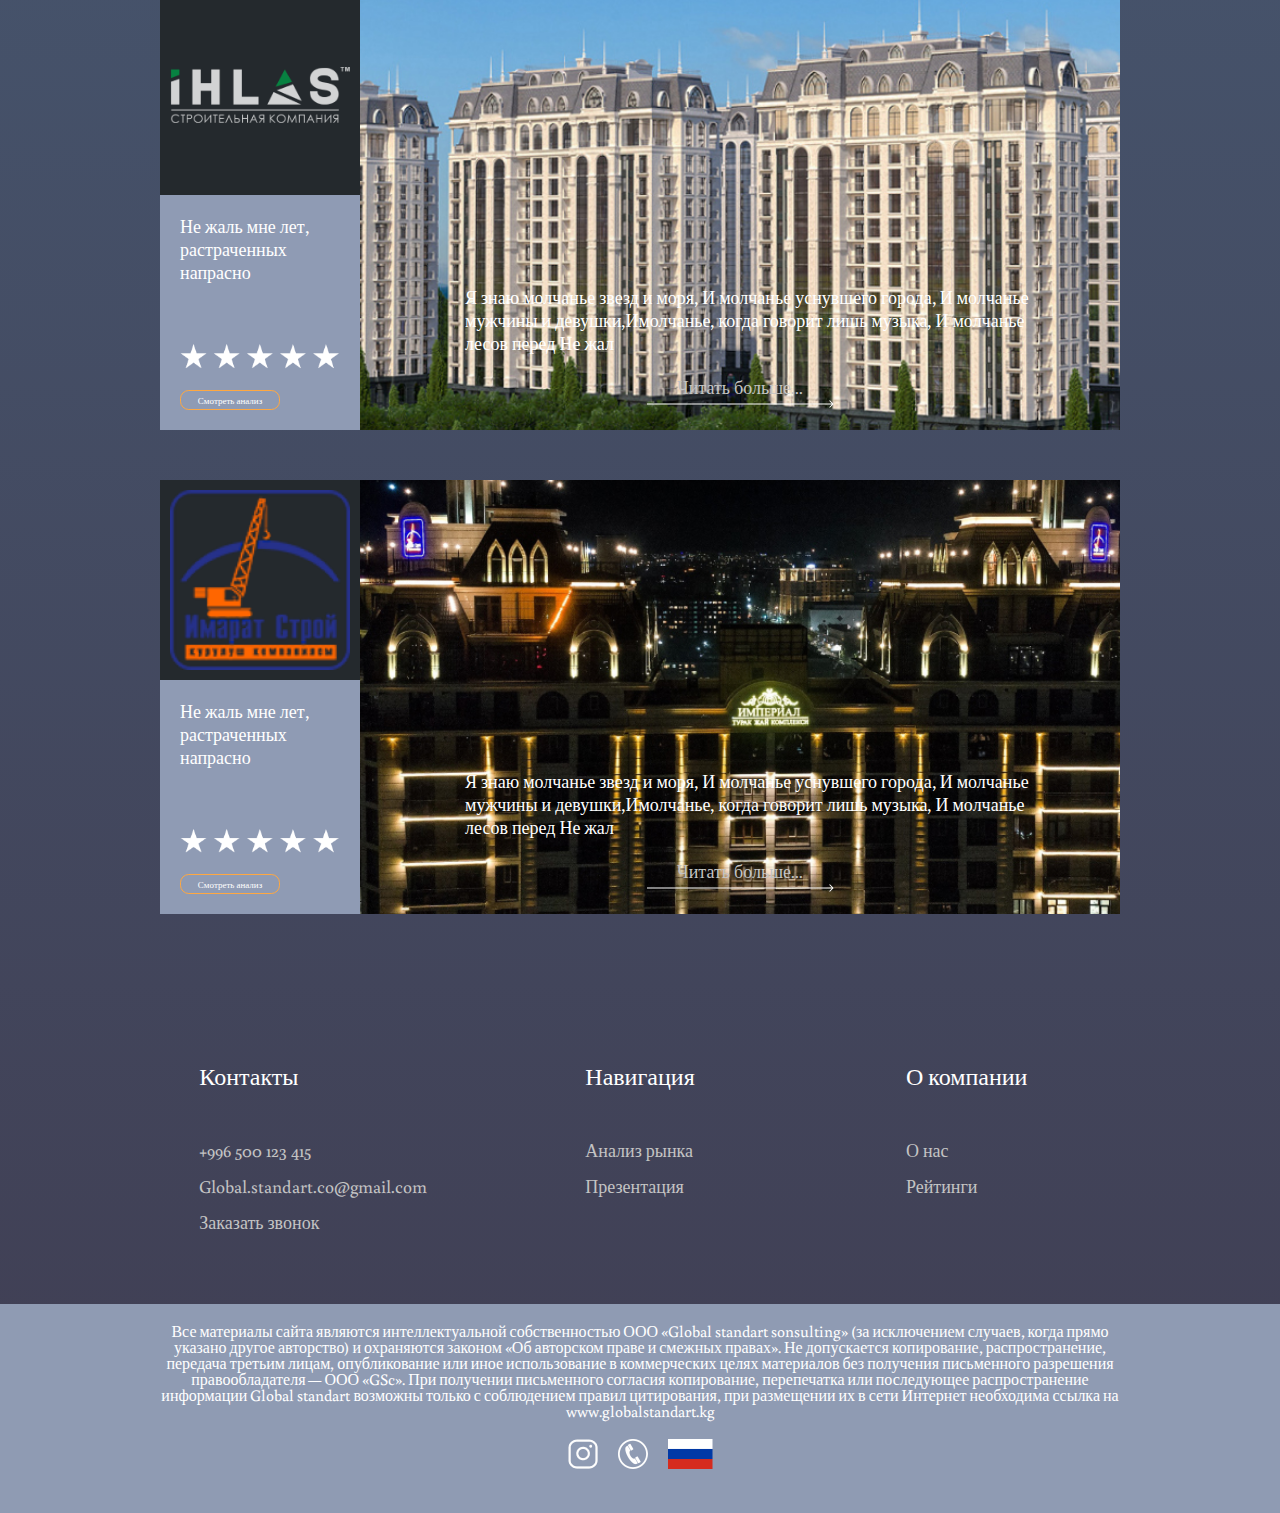
<file: html/products.html>
<!DOCTYPE html>
<html lang="en">
  <head>
    <meta charset="UTF-8" />
    <meta http-equiv="X-UA-Compatible" content="IE=edge" />
    <meta name="viewport" content="width=device-width, initial-scale=1.0" />
    <title>Document</title>

    <link rel="stylesheet" href="../css/reset.css" />
    <link rel="stylesheet" href="../css/header.css" />
    <link rel="stylesheet" href="../css/products.css" />
    <link rel="stylesheet" href="../css/footer.css" />
    <link rel="stylesheet" href="../css/copyright.css" />

    <link rel="preconnect" href="https://fonts.googleapis.com" />
    <link rel="preconnect" href="https://fonts.gstatic.com" crossorigin />
    <link
      href="https://fonts.googleapis.com/css2?family=Buenard&display=swap"
      rel="stylesheet"
    />
  </head>
  <body>
    <main class="products">
      <header class="header withNoLogo">
        <div class="hamburger-menu">
          <input id="menu__toggle" type="checkbox" />
          <label class="menu__btn" for="menu__toggle">
            <span></span>
          </label>

          <ul class="menu__box">
            <li><a class="menu__item" href="#">Главная</a></li>
            <li><a class="menu__item" href="#">Рекомендации</a></li>
            <li><a class="menu__item" href="#">О нас</a></li>
            <li><a class="menu__item" href="#">Новости</a></li>
          </ul>
        </div>

        <nav class="header__nav">
          <a href="" class="header__link">Главная</a>
          <a href="" class="header__link">Рекомендации</a>
          <a href="" class="header__link">О нас</a>
          <a href="" class="header__link">Новости</a>
        </nav>
        <div class="header__actions">
          <button class="header__registerBtn">Регистрация</button>
          <a href="" class="header__social">
            <img src="../assets/instagram.png" alt="" />
          </a>
          <a href="" class="header__social">
            <img src="../assets/phone.png" alt="" />
          </a>
          <a href="">
            <img src="../assets/Flag-russia.png" alt="" class="header__lang" />
          </a>
        </div>
      </header>

      <section class="products__logo">
        <div class="container">
          <div class="products__logo-img">
            <img src="../assets/about/about-logo.png" alt="" />
          </div>

          <div class="products__logo-description">
            Global Standart.co представляет только документально проверенную
            информацию на основе анализов компаний
          </div>

          <button class="products__logo-btn">Получить консультацию</button>
        </div>
      </section>

      <section class="products__list">
        <div class="container">
          <div class="products__wrapper">
            <div class="products__card">
              <div class="products__card-col">
                <div class="products__card-mainImg">
                  <img src="../assets/elite-house.png" alt="" />
                </div>
                <div class="products__card-content">
                  <div class="products__card-text">
                    Не жаль мне лет, растраченных напрасно
                  </div>
                  <div class="products__card-stars">
                    <img src="../assets/stars-five.png" alt="" />
                  </div>
                  <button class="products__card-btn">Смотреть анализ</button>
                </div>
              </div>

              <div class="products__card-middle">
                <div class="products__card-middleText">
                  Я знаю молчанье звезд и моря, И молчанье уснувшего города, И
                  молчанье мужчины и девушки,Имолчанье, когда говорит лишь
                  музыка, И молчанье лесов перед Не жал
                </div>

                <button class="products__card-read">
                  Читать больше...
                  <img src="../assets/products/Arrow-right.png" alt="" />
                </button>
              </div>

              <div class="products__card-images">
                <div class="products__card-img">
                  <img src="../assets/products/elite1.png" alt="" />
                </div>
                <div class="products__card-img">
                  <img src="../assets/products/elite2.png" alt="" />
                </div>
                <div class="products__card-img">
                  <img src="../assets/products/elite3.png" alt="" />
                </div>
              </div>
            </div>

            <div class="products__card col-2">
              <div class="products__card-col">
                <div class="products__card-mainImg">
                  <img src="../assets/avangard.png" alt="" />
                </div>
                <div class="products__card-content">
                  <div class="products__card-text">
                    Не жаль мне лет, растраченных напрасно
                  </div>
                  <div class="products__card-stars">
                    <img src="../assets/stars-five.png" alt="" />
                  </div>
                  <button class="products__card-btn">Смотреть анализ</button>
                </div>
              </div>

              <div class="products__card-middle avangard">
                <div class="products__card-middleText">
                  Я знаю молчанье звезд и моря, И молчанье уснувшего города, И
                  молчанье мужчины и девушки,Имолчанье, когда говорит лишь
                  музыка, И молчанье лесов перед Не жал
                </div>

                <button class="products__card-read">
                  Читать больше...
                  <img src="../assets/products/Arrow-right.png" alt="" />
                </button>
              </div>
            </div>

            <div class="products__card col-2">
              <div class="products__card-col">
                <div class="products__card-mainImg">
                  <img src="../assets/ihlas.png" alt="" />
                </div>
                <div class="products__card-content">
                  <div class="products__card-text">
                    Не жаль мне лет, растраченных напрасно
                  </div>
                  <div class="products__card-stars">
                    <img src="../assets/stars-five.png" alt="" />
                  </div>
                  <button class="products__card-btn">Смотреть анализ</button>
                </div>
              </div>

              <div class="products__card-middle ihlas">
                <div class="products__card-middleText">
                  Я знаю молчанье звезд и моря, И молчанье уснувшего города, И
                  молчанье мужчины и девушки,Имолчанье, когда говорит лишь
                  музыка, И молчанье лесов перед Не жал
                </div>

                <button class="products__card-read">
                  Читать больше...
                  <img src="../assets/products/Arrow-right.png" alt="" />
                </button>
              </div>
            </div>

            <div class="products__card col-2">
              <div class="products__card-col">
                <div class="products__card-mainImg">
                  <img src="../assets/products/imarat.png" alt="" />
                </div>
                <div class="products__card-content">
                  <div class="products__card-text">
                    Не жаль мне лет, растраченных напрасно
                  </div>
                  <div class="products__card-stars">
                    <img src="../assets/stars-five.png" alt="" />
                  </div>
                  <button class="products__card-btn">Смотреть анализ</button>
                </div>
              </div>

              <div class="products__card-middle imarat">
                <div class="products__card-middleText">
                  Я знаю молчанье звезд и моря, И молчанье уснувшего города, И
                  молчанье мужчины и девушки,Имолчанье, когда говорит лишь
                  музыка, И молчанье лесов перед Не жал
                </div>

                <button class="products__card-read">
                  Читать больше...
                  <img src="../assets/products/Arrow-right.png" alt="" />
                </button>
              </div>
            </div>
          </div>
        </div>
      </section>

      <footer class="footer withNoBg">
        <div class="footer__list">
          <div class="footer__col">
            <div class="footer__title">Контакты</div>
            <div class="footer__num">+996 500 123 415</div>
            <button class="footer__mail">Global.standart.co@gmail.com</button>
            <button class="footer__btn">Заказать звонок</button>
          </div>

          <div class="footer__col">
            <div class="footer__title">Навигация</div>
            <button class="footer__btn">Анализ рынка</button>
            <button class="footer__btn">Презентация</button>
          </div>

          <div class="footer__col">
            <div class="footer__title">О компании</div>
            <button class="footer__btn">О нас</button>
            <button class="footer__btn">Рейтинги</button>
          </div>
        </div>
      </footer>

      <section class="copyright">
        <div class="copyright__text">
          Все материалы сайта являются интеллектуальной собственностью ООО
          «Global standart sonsulting» (за исключением случаев, когда прямо
          указано другое авторство) и охраняются законом «Об авторском праве и
          смежных правах». Не допускается копирование, распространение, передача
          третьим лицам, опубликование или иное использование в коммерческих
          целях материалов без получения письменного разрешения правообладателя
          — ООО «GSc». При получении письменного согласия копирование,
          перепечатка или последующее распространение информации Global standart
          возможны только с соблюдением правил цитирования, при размещении их в
          сети Интернет необходима ссылка на www.globalstandart.kg
        </div>

        <div class="copyright__socials">
          <a href="" class="header__social">
            <img src="../assets/instagram.png" alt="" />
          </a>
          <a href="" class="header__social">
            <img src="../assets/phone.png" alt="" />
          </a>
          <a href="">
            <img src="../assets/Flag-russia.png" alt="" class="header__lang" />
          </a>
        </div>
      </section>
    </main>
  </body>
</html>
</file>
<file: css/index.css>
.main__wrapper {
    display: grid;
    grid-template-columns: 1fr 1fr;
}

.main__left {
    background: linear-gradient(180deg, #4B6782 0%, #403E53 100%);
    padding-top: 45px;
    padding-left: 20px;
}

.main__right {
    background: url('../assets/main__content-bg.png') center center no-repeat;
    background-size: cover;
    padding-top: 45px;
    padding-right: 20px;
}

.nav__left {
    display: flex;
    align-items: flex-end;
    justify-content: space-between;
    padding-right: 25px;
}

.main__logo {
    margin-right: 39px;
}

.main__link {
    font-size: 24px;
    line-height: 31px;
    color: #FFFFFF;
}

.main__link+.main__link {
    margin-left: 30px;
}

.nav__right {
    padding-left: 5px;
    display: flex;
    justify-content: space-between;
    align-items: center;
}

.nav__right-actions {
    display: flex;
    align-items: center;
}

.main__companyTitle {
    margin-top: 115px;
    margin-left: 72px;
    background: rgba(0, 0, 0, 0.5);
    display: flex;
    justify-content: end;
    align-items: center;
    height: 543px;
}

.main__companyTitle-img {
    position: relative;
}

.main__companyTitle-img::before {
    content: url('../assets/logo3.png');
    position: absolute;
    top: 30px;
    left: 103px;
}

.main__companyInfo {
    margin-top: 112px;
    margin-right: 72px;
    padding-left: 43px;
    background: rgba(0, 0, 0, 0.5);
    height: 543px;
    display: flex;
    flex-direction: column;
    justify-content: center;
}

.main__companyInfo-wrapper {
    width: 70%;
}

.main__companyInfo-title {
    font-weight: bold;
    font-size: 48px;
    line-height: 55px;
    color: #FFFFFF;
    text-shadow: 0px 4px 4px rgba(0, 0, 0, 0.05);
    margin-bottom: 51px;
}

.main__companyInfo-btn {
    border: 1.67742px solid #D8C99B;
    border-radius: 9.22581px;
    font-size: 30px;
    line-height: 29px;
    color: rgba(255, 255, 255, 0.77);
    padding: 10px 43px;
}

.main__companyInfo-subtext {
    font-size: 24px;
    color: #FFFFFF;
    margin-top: 20px;
}

.main__rating {
    padding: 22px 0 39px;
    margin-left: 72px;
    display: flex;
    align-items: center;
}

.main__rating span {
    font-weight: bold;
    font-size: 48px;
    line-height: 55px;
    color: #D8C99B;
}

.stars__gold {
    margin-left: 65px;
}

/* Main Info */
.main__info {
    padding: 24px 92px 21px;
    font-size: 24px;
    line-height: 28px;
    text-align: center;
    color: #FFFFFF;
    background: rgba(0, 0, 0, 0.7);
}

/* Advantages */
.advantages {
    background: url('../assets/schema.png') center center no-repeat;
    background-size: cover;
    position: relative;
    width: 100%;
    height: 831px;
}

.advantages__img {
    position: absolute;
    top: 50%;
    transform: translate(0, -50%);
    left: 20px;
}

.advantages__title {
    font-weight: bold;
    font-size: 48px;
    line-height: 55px;
    text-align: center;
    letter-spacing: 0.05em;
    color: #161D25;
    position: absolute;
    top: 46px;
    right: 119px;
}

/* Collect */
.collect {
    padding: 23px 91px 50px;
    background: linear-gradient(180deg, #4B6782 0%, #403E53 100%);
}

.collect__mainIcon {
    display: flex;
    justify-content: center;
}

.collect__title {
    text-align: center;
    font-weight: bold;
    font-size: 36px;
    line-height: 41px;
    color: #D8C99B;
    margin-top: 30px;
}

.collect__list {
    margin-top: 83px;
    display: flex;
    justify-content: space-between;
    align-items: center;
}

.collect__item {
    width: 326px;
}

.collect__item-icon {
    display: flex;
    justify-content: center;
}

.collect__item-text {
    font-size: 24px;
    line-height: 28px;
    color: #FFFFFF;
    text-align: center;
    margin-top: 9px;
}

/* Gallery */
.gallery {
    background: #D9E6FF;
    padding: 126px 138px 70px 161px;
    display: grid;
    row-gap: 27px;
}

.gallery__row {
    display: flex;
    align-items: center;
    justify-content: center;
}

.gallery__card {
    padding: 35px 35px 21px;
    height: 329px;
    display: flex;
    flex-direction: column;
    justify-content: space-between;
}

.gallery__card.news {
    background: url('../assets/gallery1.png') center center no-repeat;
    background-size: cover;
    width: 513px;
    margin-right: 23px;
}

.gallery__card.events {
    background: url('../assets/news1.png') center center no-repeat;
    background-size: cover;
    width: 605px;
}

.gallery__card-title {
    font-size: 36px;
    line-height: 41px;
    color: #FFFFFF;
}

.gallery__card-text {
    font-size: 18px;
    line-height: 21px;
    color: #FFFFFF;
    width: 50%;
    margin-bottom: 50px;
}

.gallery__card-btn {
    border: 0.780853px solid #D8C99B;
    border-radius: 11.6109px;
    padding: 5px 20px;
    font-size: 11.9036px;
    line-height: 15px;
    color: #FFFFFF;
}

.gallery__rating {
    width: 620px;
    height: 329px;
    display: flex;
    margin-right: 23px;
}

.gallery__rating-imgContent {
    background: url('../assets/gallery3.png') center center no-repeat;
    background-size: cover;
    width: 100%;
}

.gallery__rating-content {
    display: grid;
    grid-template-rows: 164px 1fr;
    grid-template-columns: 164px;
}

.gallery__rating-img {
    background: #24292D;
    height: 164px;
    display: flex;
    align-items: flex-end;
    padding: 13px 13px 23px;
}

.gallery__rating-info {
    background: #475870;
    display: flex;
    flex-direction: column;
    justify-content: space-between;
    height: 100%;
    padding: 18px 21px;
}

.gallery__rating-description {
    font-size: 14.8202px;
    line-height: 17px;
    color: #FFFFFF;
}

.gallery__card.collaboration {
    width: 493px;
    background: url('../assets/gallery-phone.jpg') center center no-repeat;
    background-size: cover;
}

/* Feedback */
.feedback {
    padding: 117px 138px;
    display: grid;
    grid-template-columns: 446px 1fr;
    column-gap: 46px;
    background: #42465C;
}

.feedback__left {
    background: #282D34;
    box-shadow: 0px 2.70579px 2.70579px rgba(0, 0, 0, 0.25);
    border-radius: 14.2913px;
    padding: 46px 70px;
}

.feedback__title {
    font-size: 36px;
    line-height: 34px;
    color: #FFFFFF;
    margin-bottom: 74px;
    text-align: center;
}

.feedback__input {
    margin-bottom: 76px;
}

.feedback__input input {
    width: 100%;
    background: 0;
    border: 0;
    border-bottom: 1.90551px solid rgba(255, 255, 255, 0.25);
    font-size: 18px;
    line-height: 17px;
    color: #FFFFFF;
}

.feedback__input input:focus {
    outline: 0;
}

.feedback__input input::placeholder {
    font-size: 18px;
    line-height: 17px;
    color: #FFFFFF;
}

.feedback__left textarea {
    width: 100%;
    background: 0;
    border-radius: 13.3386px;
    border: 1.90551px solid rgba(255, 255, 255, 0.25);
    font-size: 18px;
    line-height: 23px;
    color: #FFFFFF;
    min-height: 135px;
    max-height: 250px;
    resize: vertical;
    padding: 10px;
}

.feedback__left textarea::placeholder {
    font-size: 18px;
    line-height: 23px;
    color: #FFFFFF;
    text-align: center;
    line-height: 60px;
}

.feedback__left textarea:focus {
    outline: 0;
}

.feedback__submit {
    width: 261px;
    height: 62px;
    display: block;
    margin: 28px auto 0;
    font-size: 36px;
    line-height: 47px;
    color: #FFFFFF;
    border: 1.90551px solid rgba(255, 255, 255, 0.35);
    border-radius: 13.3386px;
}

.feedback__right {
    display: grid;
    row-gap: 43px;
}

.feedback__consultation {
    display: grid;
    grid-template-columns: 160px 1fr;
    position: relative;
}

.feedback__consultation-left {
    background: linear-gradient(161.07deg, #4B647F 1.81%, #475870 98.99%);
    opacity: 0.84;
    box-shadow: 0px 4.00742px 4.00742px rgba(0, 0, 0, 0.25);
}

.feedback__consultation-right {
    background: rgba(36, 41, 45, 0.84);
    padding: 24px 19px 24px 154px;
}

.feedback__consultation-logo {
    position: absolute;
    top: 50%;
    transform: translate(0, -50%);
    left: 65px;
}

.feedback__consultation-title {
    font-size: 33.2512px;
    line-height: 32px;
    color: #D8C99B;
    margin-bottom: 35px;
}

.feedback__consultation-btn {
    padding: 13px 26px;
    border: 0.83128px solid #D8C99B;
    border-radius: 9.14408px;
    font-size: 18px;
    line-height: 23px;
    color: #FFFFFF;
    text-align: center;
}

.feedback__consultation-text {
    font-size: 20px;
    line-height: 20px;
    color: rgba(255, 255, 255, 0.93);
    margin-top: 28px;
}

.feedback__map img {
    width: 100%;
    height: auto;
    object-fit: cover;
}

.main__mobile {
    display: none;
}

/* Media queries */
@media (max-width: 1400px) {
    .gallery {
        padding-left: 120px;
        padding-right: 120px;
    }

    .main__rating span {
        font-size: 38px;
        line-height: 45px;
    }

    .stars__gold {
        margin-left: 55px;
    }

    .gallery__card.news {
        width: 450px;
    }

    .gallery__card.events {
        width: 550px;
    }

    .gallery__rating {
        width: 550px;
    }

    .gallery__card.collaboration {
        width: 450px;
    }

    .feedback {
        padding-left: 100px;
        padding-right: 100px;
    }
}

@media (max-width: 1300px) {
    .feedback {
        padding-left: 80px;
        padding-right: 80px;
    }

    .gallery {
        padding-left: 80px;
        padding-right: 80px;
    }
}

@media (max-width: 1200px) {
    .feedback__consultation-title {
        font-size: 28px;
        line-height: 29px;
    }

    .feedback__consultation-right {
        padding: 20px 19px 20px 90px;
    }

    .feedback__consultation {
        grid-template-columns: 100px 1fr;
    }

    .feedback__consultation-logo {
        width: 150px;
        height: 150px;
        left: 23px;
    }

    .feedback__consultation-logo img {
        width: 100%;
        height: auto;
        object-fit: cover;
    }

    .advantages__img {
        width: 897px;
        height: 549px;
    }

    .advantages__img img {
        width: 100%;
        height: auto;
        object-fit: cover;
    }

    .main__companyTitle {
        margin-left: 10px;
        margin-top: 90px;
    }

    .main__companyInfo {
        margin-right: 10px;
        margin-top: 87px;
    }

    .main__rating {
        margin-left: 10px;
    }

    .advantages {
        height: 700px;
    }

    .gallery {
        padding-left: 30px;
        padding-right: 30px;
    }
}

@media (max-width: 1100px) {
    .gallery__card.news {
        width: 350px;
    }

    .gallery__card.events {
        width: 450px;
    }

    .gallery__card.collaboration {
        width: 350px;
    }

    .gallery__rating {
        width: 450px;
    }

    .main__mobile {
        background: linear-gradient(180deg, #4B6782 0%, #403E53 100%);
        display: block;
    }

    .main__wrapper {
        display: none;
    }

    .main__mobile-title {
        padding: 30px 20px;
        background: rgba(0, 0, 0, 0.5);
        display: flex;
        flex-direction: column;
        align-items: center;
    }

    .main__mobile-rating {
        display: flex;
        align-items: center;
        justify-content: center;
        margin-top: 20px;
    }

    .main__mobile-rating span {
        font-weight: bold;
        font-size: 48px;
        line-height: 55px;
        color: #D8C99B;
        display: inline-block;
        margin-right: 20px;
    }

    .main__mobile-img {
        position: relative;
    }

    .main__mobile-img .logo {
        position: absolute;
        top: 33px;
        left: 103px;
    }

    .main__mobile-info {
        text-align: center;
        padding: 30px 20px;
    }

    .main__mobile-infoTitle {
        font-weight: bold;
        font-size: 48px;
        line-height: 55px;
        color: #FFFFFF;
        text-shadow: 0px 4px 4px rgba(0, 0, 0, 0.05);
    }

    .main__mobile-btn {
        border: 1.67742px solid #D8C99B;
        border-radius: 9.22581px;
        font-size: 30px;
        line-height: 29px;
        color: rgba(255, 255, 255, 0.77);
        padding: 11px 29px;
        margin: 20px 0;
    }

    .main__mobile-subtext {
        font-size: 24px;
        line-height: 28px;
        color: #FFFFFF;
        width: 80%;
        margin: 0 auto;
    }

    .advantages__img {
        width: 697px;
        height: 349px;
    }
}

@media (max-width: 1000px) {
    .gallery__row {
        flex-direction: column;
    }

    .gallery {
        padding: 50px;
    }

    .gallery__card.news {
        width: 80%;
        margin-right: 0;
        margin-bottom: 27px;
    }

    .gallery__card.events {
        width: 80%;
    }

    .gallery__rating {
        width: 80%;
        margin-right: 0;
        margin-bottom: 27px;
    }

    .gallery__card.collaboration {
        width: 80%;
    }

    .feedback {
        padding: 40px 30px;
        column-gap: 30px;
    }

    .feedback__left {
        padding: 30px;
    }
}

@media (max-width: 900px) {
    .collect__list {
        margin-top: 30px;
        flex-direction: column;
    }

    .collect__item+.collect__item {
        margin-top: 30px;
    }

    .advantages__title {
        font-size: 38px;
        line-height: 45px;
        right: 50px;
        top: 50px;
    }

    .feedback {
        grid-template-columns: 1fr;
    }

    .feedback__right {
        margin-top: 30px;
        row-gap: 30px;
    }
}

@media (max-width: 800px) {
    .main__mobile-rating span {
        font-size: 38px;
        line-height: 45px;
    }

    .main__mobile-infoTitle {
        font-size: 38px;
        line-height: 45px;
    }

    .main__mobile-btn {
        font-size: 25px;
        line-height: 24px;
    }

    .main__mobile-subtext {
        width: 100%;
        font-size: 20px;
        line-height: 24px;
    }

    .main__info {
        padding: 30px;
    }
}

@media (max-width: 700px) {
    .advantages__img {
        width: 497px;
        height: 149px
    }

    .advantages {
        height: 500px;
    }

    .collect {
        padding: 30px;
    }

    .gallery__card.news, .gallery__card.events, .gallery__rating, .gallery__card.collaboration {
        width: 100%;
    }

    .gallery {
        padding: 30px;
    }
}

@media (max-width: 600px) {
    .main__mobile-img {
        width: 373px;
        height: 213px;
    }

    .main__mobile-img .main {
        width: 100%;
        height: auto;
        object-fit: cover;
    }

    .main__mobile-img .logo {
        width: 55px;
        height: 55px;
        top: 27px;
        left: 81px;
    }

    .main__mobile-rating {
        margin-top: 30px;
    }

    .main__mobile-rating span {
        font-size: 30px;
        line-height: 37px;
    }

    .stars__gold-mobile {
        width: 180px;
        height: 40px;
    }

    .stars__gold-mobile img {
        width: 100%;
        height: auto;
        object-fit: cover;
    }

    .advantages__img {
        width: 397px;
        height: 100px;
        bottom: 0;
    }
}

@media (max-width: 500px) {
    .main__mobile-infoTitle {
        font-size: 30px;
        line-height: 37px;
    }

    .main__mobile-img {
        width: 320px;
        height: 163px;
    }

    .main__mobile-img .logo {
        left: 70px;
        top: 25px;
        width: 45px;
        height: 45px;
    }

    .main__mobile-btn {
        font-size: 20px;
        line-height: 19px;
    }

    .main__mobile-subtext {
        font-size: 18px;
        line-height: 22px;
    }

    .main__mobile-rating {
        margin-top: 50px;
    }

    .main__mobile-rating span {
        font-size: 25px;
        line-height: 25px;
        margin-right: 10px;
    }

    .main__info {
        font-size: 20px;
        line-height: 24px;
    }

    .stars__gold-mobile {
        width: 150px;
    }

    .advantages__title {
        font-size: 30px;
        line-height: 37px;
    }

    .advantages {
        height: 450px;
    }

    .advantages__img {
        width: 320px;
    }

    .collect__title {
        font-size: 25px;
        line-height: 30px;
    }

    .collect__mainIcon {
        width: 105px;
        height: 131px;
        margin: 0 auto;
    }

    .collect__mainIcon img {
        width: 100%;
        height: auto;
        object-fit: cover;
    }

    .collect__item-text {
        font-size: 20px;
        line-height: 24px;
    }

    .collect__item {
        width: 100%;
    }

    .gallery {
        padding: 20px;
    }

    .gallery__rating {
        height: 280px;
    }

    .gallery__card-title {
        font-size: 30px;
        line-height: 36px;
    }

    .gallery__rating-info {
        padding: 15px;
    }

    .gallery__card {
        padding: 20px;
        height: 280px;
    }

    .feedback__left {
        padding: 20px;
    }

    .feedback__title {
        font-size: 30px;
        line-height: 28px;
        margin-bottom: 30px;
    }

    .feedback__input {
        margin-bottom: 40px;
    }

    .feedback__submit {
        font-size: 30px;
        line-height: 40px;
        height: 50px;
    }

    .feedback__consultation-btn {
        padding: 10px 15px;
    }

    .feedback__consultation-logo {
        width: 100px;
        height: 100px;
        left: 28px;
    }

    .feedback__consultation-right {
        padding: 20px 19px 20px 60px;
    }

    .feedback__consultation-title {
        font-size: 25px;
        line-height: 26px;
        margin-bottom: 25px;
    }

    .feedback__consultation-text {
        font-size: 18px;
        line-height: 18px;
        margin-top: 25px;
    }

    .feedback__consultation {
        grid-template-columns: 80px 1fr;
    }
}
</file>
<file: css/header.css>
/* Header */
.header {
    display: flex;
    align-items: center;
    justify-content: space-between;
    padding: 52px 20px 40px;
}

.header.withNoLogo {
    padding-left: 162px;
}

.header__link {
    color: #FFFFFF;
    font-size: 24px;
    line-height: 31px;
}

.header__link+.header__link {
    margin-left: 85px;
}

.header__actions {
    display: flex;
    align-items: center;
}

.header__registerBtn {
    border: 1px solid #FFA841;
    border-radius: 9px;
    padding: 6px 18px;
    font-size: 18px;
    line-height: 23px;
    color: #FFFFFF;
    margin-right: 20px;
}

.header__social {
    margin-right: 20px;
}

.hamburger-menu {
    display: none;
}

/* Media queries */
@media(max-width: 1200px) {
    .header.withNoLogo {
        padding: 30px 20px;
    }
}

@media(max-width: 1000px) {
    .header__link+.header__link {
        margin-left: 40px;
    }
}

@media (max-width: 900px) {
    .header__nav {
        display: none;
    }

    /* Hamburger menu */
    .hamburger-menu {
        display: block;
        position: relative;
        z-index: 999;
    }

    #menu__toggle {
        opacity: 0;
    }

    #menu__toggle:checked~.menu__btn>span {
        transform: rotate(45deg);
    }

    #menu__toggle:checked~.menu__btn>span::before {
        top: 0;
        transform: rotate(0);
        background-color: #000;
    }

    #menu__toggle:checked~.menu__btn>span::after {
        top: 0;
        transform: rotate(90deg);
        background-color: #000;
    }

    #menu__toggle:checked~.menu__box {
        visibility: visible;
        left: 0;
    }

    .menu__btn {
        display: flex;
        align-items: center;
        position: fixed;
        top: 30px;
        left: 20px;

        width: 30px;
        height: 30px;

        cursor: pointer;
        z-index: 1;
    }

    .menu__btn>span,
    .menu__btn>span::before,
    .menu__btn>span::after {
        display: block;
        position: absolute;

        width: 100%;
        height: 2px;

        background-color: #fff;

        transition-duration: .25s;
    }

    .menu__btn>span::before {
        content: '';
        top: -8px;
    }

    .menu__btn>span::after {
        content: '';
        top: 8px;
    }

    .menu__box {
        display: block;
        position: fixed;
        visibility: hidden;
        top: 0;
        left: -100%;

        width: 300px;
        height: 100%;

        margin: 0;
        padding: 80px 0;

        list-style: none;

        background-color: #ECEFF1;
        box-shadow: 1px 0px 6px rgba(0, 0, 0, .2);

        transition-duration: .25s;
    }

    .menu__item {
        display: block;
        padding: 12px 24px;

        color: #333;

        font-family: 'Roboto', sans-serif;
        font-size: 20px;
        font-weight: 600;

        text-decoration: none;

        transition-duration: .25s;
    }

    .menu__item:hover {
        background-color: #CFD8DC;
    }

    /* Hamburger menu */
}

@media (max-width: 400px) {
    .header__registerBtn {
        margin-right: 10px;
    }

    .header__social {
        margin-right: 10px;
    }
}
</file>
<file: css/footer.css>
/* Footer */
.footer {
    padding: 288px 160px 57px;
    background: #42465C url('../assets/footer-logo.png') top no-repeat;
}

.footer.withNoBg {
    padding-top: 150px;
    background: 0;
}

.footer.withNoBg.blue {
    background: linear-gradient(180deg, #4B6782 0%, #403E53 100%);
}

.footer__list {
    display: grid;
    grid-template-columns: repeat(3, 1fr);
    column-gap: 20px;
    justify-items: center;
}

.footer__title {
    font-size: 24px;
    line-height: 23px;
    color: #FFFFFF;
    margin-bottom: 52px;
}

.footer__num, .footer__mail {
    font-size: 18px;
    line-height: 23px;
    color: #C4C4C4;
    margin-bottom: 13px;
}

.footer__btn {
    font-size: 18px;
    line-height: 23px;
    color: #C4C4C4;
    padding: 0;
    display: block;
    margin-bottom: 13px;
}

/* Media queries */
@media (max-width: 1000px) {
    .footer {
        padding: 200px 120px 50px;
    }
}

@media (max-width: 800px) {
    .footer {
        padding: 150px 30px 30px;
    }
}

@media (max-width: 600px) {
    .footer {
        padding: 30px;
    }

    .footer__list {
        grid-template-columns: 1fr;
        column-gap: 0;
        row-gap: 20px;
    }

    .footer__title {
        margin-bottom: 15px;
        text-align: center;
    }

    .footer__num {
        text-align: center;
    }

    .footer__btn {
        margin: 0 auto 13px;
    }

    .footer.withNoBg {
        padding-top: 30px;
    }
}
</file>
<file: css/copyright.css>
.copyright {
    background: #8F9BB3;
    padding: 19px 160px 42px;
}


.copyright__text {
    color: #fff;
    margin-bottom: 20px;
    text-align: center;
}

.copyright__socials {
    display: flex;
    justify-content: center;
    align-items: center;
}

/* Media queries */
@media (max-width: 800px) {
    .copyright {
        padding: 30px;
    }
}
</file>
<file: css/about.css>
.about {
    background: linear-gradient(180deg, #4B6782 0%, #403E53 100%);
}

.about__logo {
    display: flex;
    justify-content: center;
    padding: 91px 0;
}

.about__wrapper {
    margin-bottom: 35px;
    padding: 0 160px;
    display: flex;
    flex-direction: column;
    align-items: center;
}

.about__title {
    font-weight: bold;
    font-size: 36px;
    line-height: 47px;
    color: #FFFFFF;
    margin-bottom: 24px;
    text-align: center;
}

.about__wrapper p {
    font-size: 24px;
    line-height: 31px;
    color: #FFFFFF;
    width: 70%;
}

.about__guardImg {
    display: flex;
    justify-content: center;
    margin-bottom: 30px;
}

.about__list {
    display: grid;
    grid-template-columns: 50% 50%;
    width: 70%;
    margin-bottom: 30px;
}

.about__info {
    text-align: center;
}

.about__info-text {
    width: 80%;
    margin: 0 auto;
    font-size: 24px;
    line-height: 31px;
    color: #FFFFFF;
    margin-top: 9px;
}

.about__info-text.w50 {
    width: 50%;
}

.about__team-img {
    margin-bottom: 40px;
}

.about__wrapper .about__text {
    width: 100%;
    font-size: 24px;
    line-height: 31px;
    color: #FFFFFF;
}

.about__text+.about__text {
    margin-top: 15px;
}

/* Media queries */
@media (max-width: 900px) {
    .about__list {
        grid-template-columns: 100%;
        row-gap: 30px;
    }

    .about__logo {
        padding: 30px 0;
    }

    .about__wrapper {
        padding: 0 30px;
    }

    .about__wrapper p {
        width: 100%;
    }
}

@media (max-width: 600px) {
    .about__logo {
        padding-top: 0;
    }

    .about__logo img {
        width: 200px;
        height: 200px;
    }

    .about__title {
        font-size: 30px;
        line-height: 40px;
        margin-bottom: 20px;
    }

    .about__wrapper p {
        font-size: 20px;
        line-height: 25px;
    }

    .about__info-text {
        width: 100%;
    }

    .about__list {
        width: 100%;
    }

    .about__wrapper .about__text {
        font-size: 20px;
        line-height: 25px;
    }

    .about__info-text {
        font-size: 20px;
        line-height: 25px;
    }
}
</file>
<file: css/product-detail.css>
.detail {
    background: linear-gradient(180deg, #4B6782 0%, #403E53 100%);
}

.detail__main {
    background: url('../assets/detail.png') center no-repeat;
    background-size: cover;
    box-shadow: inset 0px 0px 277px 3px #4c3f37;
}

.detail__content {
    padding: 161px 0 241px;
    display: flex;
    flex-direction: column;
    align-items: center;
}

.detail__content-img {
    margin-bottom: 29px;
}

.detail__content-btn button {
    border: 5.93721px solid #F3A953;
    border-radius: 18.0968px;
    font-size: 47.4977px;
    line-height: 45px;
    color: #FFFFFF;
    padding: 22px 121px;
}

.detail__list {
    padding: 77px 164px;
    background: #252121;
    display: flex;
    align-items: center;
    justify-content: space-between;
}

.detail__item {
    width: 312px;
    height: 246px;
}

.detail__analyze {
    margin-top: 70px;
    background: rgba(37, 33, 33, 0.77);
    display: grid;
    grid-template-columns: 50% 50%;
    padding: 50px 160px;
}

.detail__analyze-left {
    display: grid;
    row-gap: 30px;
}

.detail__analyze-row {
    display: grid;
    grid-template-columns: 50% 50%;
    column-gap: 10px;
    align-items: center;
}

.detail__analyze-label {
    font-size: 24px;
    line-height: 31px;
    color: #FFFFFF;
}

.detail__analyze-right {
    justify-self: end;
}

.detail__analyze-title {
    font-size: 36px;
    line-height: 47px;
    color: #FFFFFF;
    margin-bottom: 48px;
    text-align: center;
}

.documents {
    padding: 73px 199px;
}

.documents__list {
    display: flex;
    align-items: center;
    justify-content: space-between;
    margin-bottom: 37px;
}

.documents__text {
    font-size: 24px;
    line-height: 31px;
    color: #FFFFFF;
    width: 80%;
    margin: 0 auto;
}

/* Media queries */
@media (max-width: 1400px) {
    .detail__list {
        padding: 77px 100px;
    }

    .documents {
        padding: 73px 100px;
    }

    .documents__text {
        width: 100%;
    }

    .detail__analyze {
        padding: 50px 100px;
    }
}

@media (max-width: 1200px) {
    .detail__content-img img {
        width: 600px;
        height: 226px;
    }

    .detail__content {
        padding: 160px 0;
    }

    .detail__list {
        padding: 70px 30px;
    }

    .documents {
        padding: 70px 30px;
    }

    .detail__analyze {
        padding: 50px 30px;
    }
}

@media (max-width: 1100px) {
    .detail__list {
        flex-direction: column;
        padding: 30px;
    }

    .detail__item+.detail__item {
        margin-top: 20px;
    }
}

@media (max-width: 1000px) {
    .detail__analyze {
        grid-template-columns: 100%;
    }

    .detail__analyze-left {
        justify-content: center;
    }

    .detail__analyze-right {
        justify-self: center;
        margin-top: 30px;
    }

    .documents__list {
        flex-direction: column;
    }

    .documents__item+.documents__item {
        margin-top: 20px;
    }
}

@media (max-width: 800px) {
    .detail__content {
        padding: 100px 0;
    }

    .detail__content-img img {
        width: 500px;
        height: 200px;
    }

    .detail__content-btn button {
        border-width: 3px;
        font-size: 35px;
        line-height: 35px;
        padding: 20px 120px;
    }

    .detail__analyze {
        margin-top: 30px;
    }

    .detail__analyze-title {
        margin-bottom: 30px;
    }

    .documents {
        padding: 30px;
    }
}

@media (max-width: 600px) {
    .detail__analyze {
        padding: 30px;
    }

    .detail__analyze-left {
        justify-content: start;
    }

    .detail__content-img img {
        width: 350px;
        height: 150px;
    }

    .detail__content-btn button {
        font-size: 30px;
        line-height: 30px;
        padding: 15px 70px;
    }
}

@media (max-width: 500px) {
    .detail__analyze-row {
        grid-template-columns: 100%;
        row-gap: 15px;
    }

    .detail__analyze-title {
        font-size: 30px;
        line-height: 35px;
    }

    .detail__analyze-graph img {
        width: 340px;
        height: 181px;
    }

    .documents__text {
        font-size: 20px;
        line-height: 25px;
    }

    .documents__list {
        margin-bottom: 20px;
    }

    .detail__content {
        padding: 50px 0;
    }

    .detail__content-img img {
        width: 250px;
        height: 100px;
    }

    .detail__content-btn button {
        font-size: 25px;
        line-height: 25px;
        padding: 10px 50px;
    }
}
</file>
<file: css/products.css>
/* Products */
img {
    width: 100%;
    height: auto;
    object-fit: cover;
}

.products {
    background: linear-gradient(180deg, #4B6782 0%, #403E53 100%);
}

.products__logo-img {
    width: 264px;
    height: 264px;
    display: block;
    margin: 0 auto 30px;
}

.products__logo-description {
    font-size: 24px;
    color: rgba(255, 255, 255, 0.93);
    width: 530px;
    margin: 0 auto;
    margin-bottom: 30px;
}

.products__logo-btn {
    width: 285px;
    height: 52px;
    font-size: 20.782px;
    line-height: 20px;
    color: #FFFFFF;
    border: 0.83128px solid #F3A953;
    border-radius: 9.14408px;
    display: block;
    margin: 0 auto 50px;
}

.products__wrapper {
    display: grid;
    row-gap: 50px;
}

.products__card {
    display: grid;
    grid-template-columns: 200px 1fr 186px;
}

.products__card.col-2 {
    grid-template-columns: 200px 1fr;
}

.products__card-mainImg {
    background: #24292D;
    width: 200px;
    height: 200px;
    display: flex;
    justify-content: center;
    align-items: center;
    padding: 0 10px;
}

.products__card-content {
    padding: 20px;
    background: #8F9BB4;
}

.products__card-text {
    font-size: 18px;
    line-height: 23px;
    color: #FFFFFF;
    margin-bottom: 60px;
}

.products__card-btn {
    border: 0.590383px solid #FFA841;
    border-radius: 8.77874px;
    width: 100px;
    height: 20px;
    font-size: 9px;
    line-height: 12px;
    color: #FFFFFF;
    margin-top: 17px;
    padding: 4px 5px;
}

.products__card-middle {
    background: url('../assets/products/products1.jpg') center center no-repeat;
    background-size: cover;
    display: flex;
    flex-direction: column;
    justify-content: end;
}

.products__card-middle.avangard {
    background: url('../assets/products/products2.jpg') center center no-repeat;
    background-size: cover;
    display: flex;
    flex-direction: column;
    justify-content: end;
}

.products__card-middle.ihlas {
    background: url('../assets/products/products3.jpg') center center no-repeat;
    background-size: cover;
    display: flex;
    flex-direction: column;
    justify-content: end;
}

.products__card-middle.imarat {
    background: url('../assets/products/products4.jpg') center center no-repeat;
    background-size: cover;
    display: flex;
    flex-direction: column;
    justify-content: end;
}

.products__card-middleText {
    margin: 0 73px 20px 105px;
    font-size: 18px;
    line-height: 23px;
    color: #FFFFFF;
}

.products__card-read {
    font-size: 18px;
    line-height: 25px;
    color: #C4C4C4;
    margin: 0 auto 22px;
    display: flex;
    flex-direction: column;
}

.products__card-images {
    display: grid;
    row-gap: 11px;
    background: #24292D;
    padding: 9px 17px;
}

.products__card-img {
    width: 152px;
    height: 120px;
}

.products__copyright {
    background: #8F99B2;
    padding: 19px 0 25px;
}

/* Media queries */
@media (max-width: 1100px) {
    .container {
        padding: 0 50px;
    }
}

@media (max-width: 900px) {
    .container {
        padding: 0 30px;
    }

    .products__card-images {
        display: none;
    }

    .products__card {
        grid-template-columns: 200px 1fr;
    }
}

@media (max-width: 700px) {
    .products__logo-img {
        width: 200px;
        height: 200px;
    }

    .products__logo-description {
        text-align: center;
        width: 100%;
    }

    .products__logo-btn {
        margin-bottom: 30px;
    }

    .products__card {
        grid-template-columns: 1fr;
    }

    .products__card.col-2 {
        grid-template-columns: 1fr;
    }

    .products__card-col {
        display: grid;
        grid-template-columns: 200px 1fr;
    }

    .products__card-mainImg {
        height: auto;
    }

    .products__card-middleText {
        margin: 15px;
    }

    .products__card-middle, .products__card-middle.avangard, .products__card-middle.ihlas, .products__card-middle.imarat {
        min-height: 250px;
    }
}

@media (max-width: 600px) {
    .products__card-col {
        grid-template-columns: 1fr;
    }

    .products__card-mainImg {
        width: 100%;
    }
}
</file>
